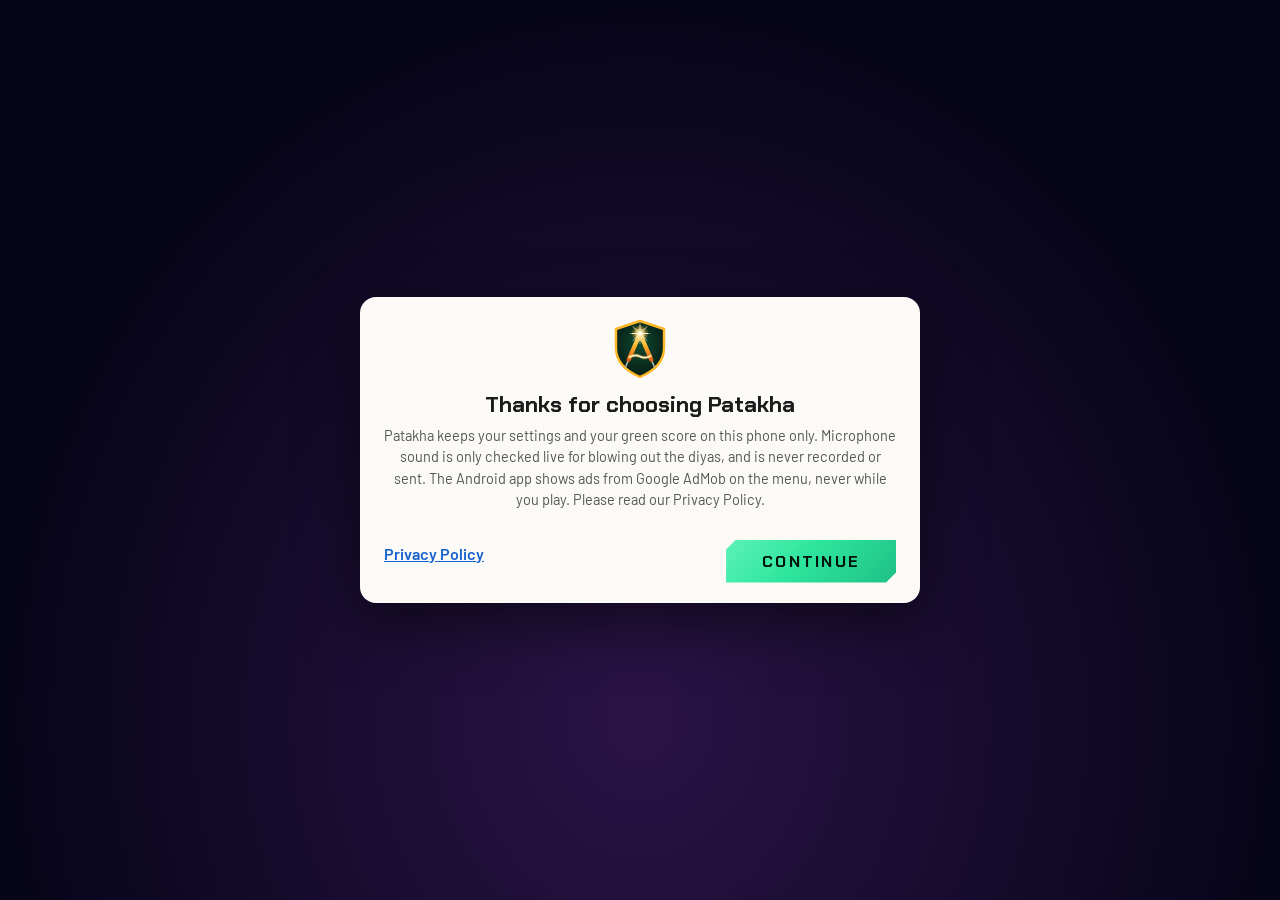
<file: index.html>
<!doctype html>
<html lang="en">
<head>
  <meta charset="utf-8" />
  <meta name="viewport" content="width=device-width, initial-scale=1, viewport-fit=cover, user-scalable=no" />
  <title>Patakha — Diwali Crackers Simulator · ARTIN Studios</title>
  <meta name="description" content="Patakha by ARTIN Studios: a 3D Diwali crackers game. Walk your mohalla, place anar, chakri, rockets, ladi and sutli bombs and light them with an agarbatti, with real sound, vibration and flashlight. All the dhamaka, none of the smoke." />
  <meta name="theme-color" content="#03100b" />
  <link rel="manifest" href="manifest.webmanifest" />
  <link rel="icon" href="icons/icon.svg" type="image/svg+xml" />
  <link rel="apple-touch-icon" href="icons/icon-192.png" />
  <meta name="mobile-web-app-capable" content="yes" />
  <meta name="apple-mobile-web-app-status-bar-style" content="black-translucent" />
  <meta property="og:title" content="Patakha — Diwali Crackers Simulator" />
  <meta property="og:description" content="Anar, chakri, rockets, ladi and bombs with real sound, vibration and flashlight. Pollution-free Diwali." />
  <link rel="preload" href="fonts/ChakraPetch-700.woff2" as="font" type="font/woff2" crossorigin />
  <link rel="modulepreload" href="js/vendor/three.module.min.js" />
  <link rel="stylesheet" href="css/fonts.css" />
  <link rel="stylesheet" href="css/app.css" />
</head>
<body>
  <svg width="0" height="0" style="position:absolute" aria-hidden="true">
    <defs>
      <linearGradient id="mk-coat" x1="0" y1="1" x2="0" y2="0"><stop offset="0" stop-color="#e2611c"/><stop offset=".6" stop-color="#ffb627"/><stop offset="1" stop-color="#ffe7a0"/></linearGradient>
      <radialGradient id="mk-glow" cx=".5" cy=".5" r=".5"><stop offset="0" stop-color="#fff6d8"/><stop offset=".35" stop-color="#ffd36b" stop-opacity=".8"/><stop offset="1" stop-color="#ffb627" stop-opacity="0"/></radialGradient>
      <radialGradient id="mk-bg" cx=".5" cy=".42" r=".7"><stop offset="0" stop-color="#0f4a33"/><stop offset="1" stop-color="#04150e"/></radialGradient>
      <symbol id="mark" viewBox="0 0 64 64">
        <path d="M32 4 L56 12 V31 C56 45 46 54 32 60 C18 54 8 45 8 31 V12 Z" fill="url(#mk-bg)"/>
        <path class="m-shield" pathLength="1" d="M32 4 L56 12 V31 C56 45 46 54 32 60 C18 54 8 45 8 31 V12 Z" fill="none" stroke="#ffb627" stroke-width="2.4" stroke-linejoin="round"/>
        <g class="m-a"><path d="M17.5 50 L20.74 42.56" stroke="#b9b2a6" stroke-width="1.6" stroke-linecap="round"/><path d="M20.74 42.56 L31 19" stroke="url(#mk-coat)" stroke-width="4.3" stroke-linecap="round"/><path d="M46.5 50 L43.26 42.56" stroke="#b9b2a6" stroke-width="1.6" stroke-linecap="round"/><path d="M43.26 42.56 L33 19" stroke="url(#mk-coat)" stroke-width="4.3" stroke-linecap="round"/></g>
        <g class="m-trail"><path pathLength="1" d="M21.5 40 Q27 37 32 39.5 T42.5 39" fill="none" stroke="#ffb627" stroke-width="3.6" stroke-linecap="round" opacity=".35"/><path pathLength="1" d="M21.5 40 Q27 37 32 39.5 T42.5 39" fill="none" stroke="#fff0c8" stroke-width="1.7" stroke-linecap="round"/></g>
        <g class="m-star"><circle cx="32" cy="16.5" r="8.80" fill="url(#mk-glow)"/><path d="M32.00 15.06 L32.00 8.50" stroke="#fff3c9" stroke-width="1" stroke-linecap="round"/><circle cx="32.00" cy="6.90" r=".55" fill="#ffd36b"/><path d="M32.55 15.17 L33.68 12.43" stroke="#fff3c9" stroke-width="0.7" stroke-linecap="round"/><path d="M33.02 15.48 L37.66 10.84" stroke="#fff3c9" stroke-width="1" stroke-linecap="round"/><circle cx="38.79" cy="9.71" r=".55" fill="#ffd36b"/><path d="M33.33 15.95 L36.07 14.82" stroke="#fff3c9" stroke-width="0.7" stroke-linecap="round"/><path d="M33.44 16.50 L40.00 16.50" stroke="#fff3c9" stroke-width="1" stroke-linecap="round"/><circle cx="41.60" cy="16.50" r=".55" fill="#ffd36b"/><path d="M33.33 17.05 L36.07 18.18" stroke="#fff3c9" stroke-width="0.7" stroke-linecap="round"/><path d="M33.02 17.52 L37.66 22.16" stroke="#fff3c9" stroke-width="1" stroke-linecap="round"/><circle cx="38.79" cy="23.29" r=".55" fill="#ffd36b"/><path d="M32.55 17.83 L33.68 20.57" stroke="#fff3c9" stroke-width="0.7" stroke-linecap="round"/><path d="M32.00 17.94 L32.00 24.50" stroke="#fff3c9" stroke-width="1" stroke-linecap="round"/><circle cx="32.00" cy="26.10" r=".55" fill="#ffd36b"/><path d="M31.45 17.83 L30.32 20.57" stroke="#fff3c9" stroke-width="0.7" stroke-linecap="round"/><path d="M30.98 17.52 L26.34 22.16" stroke="#fff3c9" stroke-width="1" stroke-linecap="round"/><circle cx="25.21" cy="23.29" r=".55" fill="#ffd36b"/><path d="M30.67 17.05 L27.93 18.18" stroke="#fff3c9" stroke-width="0.7" stroke-linecap="round"/><path d="M30.56 16.50 L24.00 16.50" stroke="#fff3c9" stroke-width="1" stroke-linecap="round"/><circle cx="22.40" cy="16.50" r=".55" fill="#ffd36b"/><path d="M30.67 15.95 L27.93 14.82" stroke="#fff3c9" stroke-width="0.7" stroke-linecap="round"/><path d="M30.98 15.48 L26.34 10.84" stroke="#fff3c9" stroke-width="1" stroke-linecap="round"/><circle cx="25.21" cy="9.71" r=".55" fill="#ffd36b"/><path d="M31.45 15.17 L30.32 12.43" stroke="#fff3c9" stroke-width="0.7" stroke-linecap="round"/><circle cx="32" cy="16.5" r="1.4" fill="#fff"/></g>
      </symbol>
      <symbol id="i-gear" viewBox="0 0 24 24"><path d="M12 8.5a3.5 3.5 0 1 0 0 7 3.5 3.5 0 0 0 0-7z" fill="none" stroke="currentColor" stroke-width="2"/><path d="M12 2v3M12 19v3M2 12h3M19 12h3M4.9 4.9l2.1 2.1M17 17l2.1 2.1M4.9 19.1L7 17M17 7l2.1-2.1" stroke="currentColor" stroke-width="2" stroke-linecap="square"/></symbol>
      <symbol id="i-torch" viewBox="0 0 24 24"><path d="M8 2h8v4l-2 4v12h-4V10L8 6z" fill="none" stroke="currentColor" stroke-width="2" stroke-linejoin="round"/><path d="M12 13v3" stroke="currentColor" stroke-width="2"/></symbol>
      <symbol id="i-diya" viewBox="0 0 24 24"><path d="M3 14c2 5 16 5 18 0z" fill="currentColor"/><path d="M12 3c-2 3-2.5 5-0 8 2.5-3 2-5 0-8z" fill="currentColor" opacity=".85"/><path d="M17 13l4-2" stroke="currentColor" stroke-width="2" stroke-linecap="round"/></symbol>
      <symbol id="i-lock" viewBox="0 0 24 24"><path d="M6 11h12v10H6z" fill="currentColor"/><path d="M8.5 11V8a3.5 3.5 0 0 1 7 0v3" fill="none" stroke="currentColor" stroke-width="2.2"/></symbol>
      <symbol id="i-close" viewBox="0 0 24 24"><path d="M6 6l12 12M18 6L6 18" stroke="currentColor" stroke-width="2.4" stroke-linecap="square"/></symbol>
      <symbol id="i-play" viewBox="0 0 24 24"><path d="M7 4l13 8-13 8z" fill="currentColor"/></symbol>
      <symbol id="i-leaf" viewBox="0 0 24 24"><path d="M4 20C4 9 11 4 21 4c0 10-5 17-16 16z" fill="none" stroke="currentColor" stroke-width="2"/><path d="M4 20L14 10" stroke="currentColor" stroke-width="2"/></symbol>
      <symbol id="i-mute" viewBox="0 0 24 24"><path d="M3 9h4l5-4v14l-5-4H3z" fill="currentColor"/><path d="M16 9l6 6M22 9l-6 6" stroke="currentColor" stroke-width="2.2" stroke-linecap="round"/></symbol>
      <symbol id="i-clear" viewBox="0 0 24 24"><path d="M14 3l7 7-9 9H5v-7z" fill="none" stroke="currentColor" stroke-width="2" stroke-linejoin="round"/><path d="M9.5 7.5l7 7M3 21h18" stroke="currentColor" stroke-width="2"/></symbol>
      <symbol id="i-show" viewBox="0 0 24 24"><path d="M12 2v5M12 17v5M2 12h5M17 12h5M5 5l3.5 3.5M15.5 15.5L19 19M19 5l-3.5 3.5M8.5 15.5L5 19" stroke="currentColor" stroke-width="2" stroke-linecap="round"/><circle cx="12" cy="12" r="2.2" fill="currentColor"/></symbol>
      <symbol id="i-stop" viewBox="0 0 24 24"><rect x="6" y="6" width="12" height="12" fill="currentColor"/></symbol>
      <symbol id="i-card" viewBox="0 0 24 24"><rect x="3" y="5" width="18" height="14" fill="none" stroke="currentColor" stroke-width="2"/><path d="M3 15l5-5 4 4 3-3 6 6" fill="none" stroke="currentColor" stroke-width="2"/><circle cx="16" cy="9" r="1.6" fill="currentColor"/></symbol>
      <symbol id="i-lighter" viewBox="0 0 24 24"><path d="M6 21L17 6" stroke="currentColor" stroke-width="2" stroke-linecap="round"/><circle cx="18" cy="5" r="2.4" fill="currentColor"/><path d="M19 1.5c1 1 1.5 2 .5 3" stroke="currentColor" stroke-width="1.2" fill="none"/></symbol>
      <symbol id="i-scene" viewBox="0 0 24 24"><path d="M2 19l6-9 4 5 3-4 7 8z" fill="currentColor"/><circle cx="17" cy="6" r="2" fill="currentColor"/></symbol>
      <symbol id="i-book" viewBox="0 0 24 24"><path d="M4 4h6a2 2 0 0 1 2 2v14a2 2 0 0 0-2-2H4zM20 4h-6a2 2 0 0 0-2 2v14a2 2 0 0 1 2-2h6z" fill="none" stroke="currentColor" stroke-width="2" stroke-linejoin="round"/></symbol>
      <symbol id="i-grid" viewBox="0 0 24 24"><path d="M4 4h7v7H4zM13 4h7v7h-7zM4 13h7v7H4zM13 13h7v7h-7z" fill="currentColor"/></symbol>
      <symbol id="i-info" viewBox="0 0 24 24"><circle cx="12" cy="12" r="9" fill="none" stroke="currentColor" stroke-width="2"/><path d="M12 11v6" stroke="currentColor" stroke-width="2.4"/><circle cx="12" cy="7.5" r="1.4" fill="currentColor"/></symbol>
      <symbol id="i-sound" viewBox="0 0 24 24"><path d="M3 9h4l5-4v14l-5-4H3z" fill="currentColor"/><path d="M16 8a5 5 0 0 1 0 8M18.5 5.5a8.5 8.5 0 0 1 0 13" fill="none" stroke="currentColor" stroke-width="2"/></symbol>
      <symbol id="i-vib" viewBox="0 0 24 24"><rect x="7" y="3" width="10" height="18" rx="1.5" fill="none" stroke="currentColor" stroke-width="2"/><path d="M3 8v8M21 8v8" stroke="currentColor" stroke-width="2"/></symbol>
    </defs>
  </svg>

  <!-- ============================== SPLASH ============================== -->
  <div class="splash" id="splash" aria-hidden="true">
    <svg class="splash-art" viewBox="0 0 1600 720" preserveAspectRatio="xMidYMid slice" aria-hidden="true">
      <defs><linearGradient id="sp-sky" x1="0" y1="0" x2="0" y2="1"><stop offset="0" stop-color="#14062e"/><stop offset=".55" stop-color="#5a1a4e"/><stop offset=".85" stop-color="#d2543a"/><stop offset="1" stop-color="#ff9a3c"/></linearGradient>
      <radialGradient id="sp-glow" cx=".5" cy=".5" r=".5"><stop offset="0" stop-color="#ffd36b"/><stop offset=".7" stop-color="#ff9a3c"/><stop offset="1" stop-color="#ff9a3c" stop-opacity="0"/></radialGradient></defs>
      <rect width="1600" height="720" fill="url(#sp-sky)"/>
      <path d="M0 200 C300 150 500 260 800 210 S1300 140 1600 220 L1600 260 C1300 190 1100 300 800 250 S300 200 0 250Z" fill="#7a2456" opacity=".55"/>
      <circle cx="800" cy="430" r="250" fill="url(#sp-glow)"/>
      <g class="sp-burst"><path d="M342 170L420 170" stroke="#53ff8f" stroke-width="4" stroke-linecap="round"/><circle cx="430" cy="170" r="5" fill="#fff6d8"/><path d="M338 188L408 222" stroke="#53ff8f" stroke-width="4" stroke-linecap="round"/><circle cx="417" cy="226" r="5" fill="#fff6d8"/><path d="M326 203L375 264" stroke="#53ff8f" stroke-width="4" stroke-linecap="round"/><circle cx="381" cy="272" r="5" fill="#fff6d8"/><path d="M309 211L327 287" stroke="#53ff8f" stroke-width="4" stroke-linecap="round"/><circle cx="329" cy="297" r="5" fill="#fff6d8"/><path d="M291 211L273 287" stroke="#53ff8f" stroke-width="4" stroke-linecap="round"/><circle cx="271" cy="297" r="5" fill="#fff6d8"/><path d="M274 203L225 264" stroke="#53ff8f" stroke-width="4" stroke-linecap="round"/><circle cx="219" cy="272" r="5" fill="#fff6d8"/><path d="M262 188L192 222" stroke="#53ff8f" stroke-width="4" stroke-linecap="round"/><circle cx="183" cy="226" r="5" fill="#fff6d8"/><path d="M258 170L180 170" stroke="#53ff8f" stroke-width="4" stroke-linecap="round"/><circle cx="170" cy="170" r="5" fill="#fff6d8"/><path d="M262 152L192 118" stroke="#53ff8f" stroke-width="4" stroke-linecap="round"/><circle cx="183" cy="114" r="5" fill="#fff6d8"/><path d="M274 137L225 76" stroke="#53ff8f" stroke-width="4" stroke-linecap="round"/><circle cx="219" cy="68" r="5" fill="#fff6d8"/><path d="M291 129L273 53" stroke="#53ff8f" stroke-width="4" stroke-linecap="round"/><circle cx="271" cy="43" r="5" fill="#fff6d8"/><path d="M309 129L327 53" stroke="#53ff8f" stroke-width="4" stroke-linecap="round"/><circle cx="329" cy="43" r="5" fill="#fff6d8"/><path d="M326 137L375 76" stroke="#53ff8f" stroke-width="4" stroke-linecap="round"/><circle cx="381" cy="68" r="5" fill="#fff6d8"/><path d="M338 152L408 118" stroke="#53ff8f" stroke-width="4" stroke-linecap="round"/><circle cx="417" cy="114" r="5" fill="#fff6d8"/></g><g class="sp-burst"><path d="M1329 150L1420 150" stroke="#ff5ec4" stroke-width="4" stroke-linecap="round"/><circle cx="1430" cy="150" r="5" fill="#fff6d8"/><path d="M1325 169L1409 204" stroke="#ff5ec4" stroke-width="4" stroke-linecap="round"/><circle cx="1419" cy="207" r="5" fill="#fff6d8"/><path d="M1315 185L1379 249" stroke="#ff5ec4" stroke-width="4" stroke-linecap="round"/><circle cx="1386" cy="256" r="5" fill="#fff6d8"/><path d="M1299 195L1334 279" stroke="#ff5ec4" stroke-width="4" stroke-linecap="round"/><circle cx="1337" cy="289" r="5" fill="#fff6d8"/><path d="M1280 199L1280 290" stroke="#ff5ec4" stroke-width="4" stroke-linecap="round"/><circle cx="1280" cy="300" r="5" fill="#fff6d8"/><path d="M1261 195L1226 279" stroke="#ff5ec4" stroke-width="4" stroke-linecap="round"/><circle cx="1223" cy="289" r="5" fill="#fff6d8"/><path d="M1245 185L1181 249" stroke="#ff5ec4" stroke-width="4" stroke-linecap="round"/><circle cx="1174" cy="256" r="5" fill="#fff6d8"/><path d="M1235 169L1151 204" stroke="#ff5ec4" stroke-width="4" stroke-linecap="round"/><circle cx="1141" cy="207" r="5" fill="#fff6d8"/><path d="M1231 150L1140 150" stroke="#ff5ec4" stroke-width="4" stroke-linecap="round"/><circle cx="1130" cy="150" r="5" fill="#fff6d8"/><path d="M1235 131L1151 96" stroke="#ff5ec4" stroke-width="4" stroke-linecap="round"/><circle cx="1141" cy="93" r="5" fill="#fff6d8"/><path d="M1245 115L1181 51" stroke="#ff5ec4" stroke-width="4" stroke-linecap="round"/><circle cx="1174" cy="44" r="5" fill="#fff6d8"/><path d="M1261 105L1226 21" stroke="#ff5ec4" stroke-width="4" stroke-linecap="round"/><circle cx="1223" cy="11" r="5" fill="#fff6d8"/><path d="M1280 101L1280 10" stroke="#ff5ec4" stroke-width="4" stroke-linecap="round"/><circle cx="1280" cy="0" r="5" fill="#fff6d8"/><path d="M1299 105L1334 21" stroke="#ff5ec4" stroke-width="4" stroke-linecap="round"/><circle cx="1337" cy="11" r="5" fill="#fff6d8"/><path d="M1315 115L1379 51" stroke="#ff5ec4" stroke-width="4" stroke-linecap="round"/><circle cx="1386" cy="44" r="5" fill="#fff6d8"/><path d="M1325 131L1409 96" stroke="#ff5ec4" stroke-width="4" stroke-linecap="round"/><circle cx="1419" cy="93" r="5" fill="#fff6d8"/></g><g class="sp-burst"><path d="M1078 300L1130 300" stroke="#ffd23f" stroke-width="4" stroke-linecap="round"/><circle cx="1140" cy="300" r="5" fill="#fff6d8"/><path d="M1074 314L1119 340" stroke="#ffd23f" stroke-width="4" stroke-linecap="round"/><circle cx="1128" cy="345" r="5" fill="#fff6d8"/><path d="M1064 324L1090 369" stroke="#ffd23f" stroke-width="4" stroke-linecap="round"/><circle cx="1095" cy="378" r="5" fill="#fff6d8"/><path d="M1050 328L1050 380" stroke="#ffd23f" stroke-width="4" stroke-linecap="round"/><circle cx="1050" cy="390" r="5" fill="#fff6d8"/><path d="M1036 324L1010 369" stroke="#ffd23f" stroke-width="4" stroke-linecap="round"/><circle cx="1005" cy="378" r="5" fill="#fff6d8"/><path d="M1026 314L981 340" stroke="#ffd23f" stroke-width="4" stroke-linecap="round"/><circle cx="972" cy="345" r="5" fill="#fff6d8"/><path d="M1022 300L970 300" stroke="#ffd23f" stroke-width="4" stroke-linecap="round"/><circle cx="960" cy="300" r="5" fill="#fff6d8"/><path d="M1026 286L981 260" stroke="#ffd23f" stroke-width="4" stroke-linecap="round"/><circle cx="972" cy="255" r="5" fill="#fff6d8"/><path d="M1036 276L1010 231" stroke="#ffd23f" stroke-width="4" stroke-linecap="round"/><circle cx="1005" cy="222" r="5" fill="#fff6d8"/><path d="M1050 272L1050 220" stroke="#ffd23f" stroke-width="4" stroke-linecap="round"/><circle cx="1050" cy="210" r="5" fill="#fff6d8"/><path d="M1064 276L1090 231" stroke="#ffd23f" stroke-width="4" stroke-linecap="round"/><circle cx="1095" cy="222" r="5" fill="#fff6d8"/><path d="M1074 286L1119 260" stroke="#ffd23f" stroke-width="4" stroke-linecap="round"/><circle cx="1128" cy="255" r="5" fill="#fff6d8"/></g><g class="sp-burst"><path d="M544 330L590 330" stroke="#5aa9ff" stroke-width="4" stroke-linecap="round"/><circle cx="600" cy="330" r="5" fill="#fff6d8"/><path d="M540 344L577 371" stroke="#5aa9ff" stroke-width="4" stroke-linecap="round"/><circle cx="585" cy="377" r="5" fill="#fff6d8"/><path d="M528 353L542 397" stroke="#5aa9ff" stroke-width="4" stroke-linecap="round"/><circle cx="545" cy="406" r="5" fill="#fff6d8"/><path d="M512 353L498 397" stroke="#5aa9ff" stroke-width="4" stroke-linecap="round"/><circle cx="495" cy="406" r="5" fill="#fff6d8"/><path d="M500 344L463 371" stroke="#5aa9ff" stroke-width="4" stroke-linecap="round"/><circle cx="455" cy="377" r="5" fill="#fff6d8"/><path d="M496 330L450 330" stroke="#5aa9ff" stroke-width="4" stroke-linecap="round"/><circle cx="440" cy="330" r="5" fill="#fff6d8"/><path d="M500 316L463 289" stroke="#5aa9ff" stroke-width="4" stroke-linecap="round"/><circle cx="455" cy="283" r="5" fill="#fff6d8"/><path d="M512 307L498 263" stroke="#5aa9ff" stroke-width="4" stroke-linecap="round"/><circle cx="495" cy="254" r="5" fill="#fff6d8"/><path d="M528 307L542 263" stroke="#5aa9ff" stroke-width="4" stroke-linecap="round"/><circle cx="545" cy="254" r="5" fill="#fff6d8"/><path d="M540 316L577 289" stroke="#5aa9ff" stroke-width="4" stroke-linecap="round"/><circle cx="585" cy="283" r="5" fill="#fff6d8"/></g>
      <path d="M300 170 Q320 400 330 600" stroke="#ffb347" stroke-width="3" fill="none" opacity=".5"/>
      <path d="M0 720L0 520L0 449L10 449L10 435L22 435L22 449L79 449L79 415L109 415L109 449L131 449L131 439L141 439L141 425L153 425L153 439L227 439L227 476L237 476L237 462L249 462L249 476L329 476L329 457L339 457L339 443L351 443L351 457L421 457L421 423L451 423L451 457L483 457L483 483L493 483L493 469L505 469L505 483L570 483L570 449L600 449L600 483L628 483L628 500L638 500L638 486L650 486L650 500L689 500L689 466L719 466L719 500L729 500L729 500L759 500L789 380L809 300L824 250L829 220L834 250L849 300L869 380L899 500L929 500L929 510L939 510L939 496L951 496L951 510L1047 510L1047 503L1057 503L1057 489L1069 489L1069 503L1144 503L1144 458L1154 458L1154 444L1166 444L1166 458L1202 458L1202 424L1232 424L1232 458L1240 458L1240 467L1250 467L1250 453L1262 453L1262 467L1304 467L1304 433L1334 433L1334 467L1347 467L1347 445L1357 445L1357 431L1369 431L1369 445L1506 445L1506 534L1516 534L1516 520L1528 520L1528 534L1667 534L1600 720Z" fill="#0b0414"/>
      <circle cx="20" cy="560" r="5" fill="#ff4b4b"/><circle cx="60" cy="567" r="5" fill="#ffd23f"/><circle cx="100" cy="572" r="5" fill="#53ff8f"/><circle cx="140" cy="574" r="5" fill="#5aa9ff"/><circle cx="180" cy="573" r="5" fill="#ff5ec4"/><circle cx="220" cy="568" r="5" fill="#ff4b4b"/><circle cx="260" cy="562" r="5" fill="#ffd23f"/><circle cx="300" cy="555" r="5" fill="#53ff8f"/><circle cx="340" cy="549" r="5" fill="#5aa9ff"/><circle cx="380" cy="546" r="5" fill="#ff5ec4"/><circle cx="420" cy="547" r="5" fill="#ff4b4b"/><circle cx="460" cy="550" r="5" fill="#ffd23f"/><circle cx="500" cy="556" r="5" fill="#53ff8f"/><circle cx="540" cy="563" r="5" fill="#5aa9ff"/><circle cx="580" cy="569" r="5" fill="#ff5ec4"/><circle cx="620" cy="573" r="5" fill="#ff4b4b"/><circle cx="660" cy="574" r="5" fill="#ffd23f"/><circle cx="700" cy="571" r="5" fill="#53ff8f"/><circle cx="740" cy="566" r="5" fill="#5aa9ff"/><circle cx="780" cy="559" r="5" fill="#ff5ec4"/><circle cx="820" cy="552" r="5" fill="#ff4b4b"/><circle cx="860" cy="548" r="5" fill="#ffd23f"/><circle cx="900" cy="546" r="5" fill="#53ff8f"/><circle cx="940" cy="548" r="5" fill="#5aa9ff"/><circle cx="980" cy="552" r="5" fill="#ff5ec4"/><circle cx="1020" cy="559" r="5" fill="#ff4b4b"/><circle cx="1060" cy="566" r="5" fill="#ffd23f"/><circle cx="1100" cy="571" r="5" fill="#53ff8f"/><circle cx="1140" cy="574" r="5" fill="#5aa9ff"/><circle cx="1180" cy="573" r="5" fill="#ff5ec4"/><circle cx="1220" cy="569" r="5" fill="#ff4b4b"/><circle cx="1260" cy="563" r="5" fill="#ffd23f"/><circle cx="1300" cy="556" r="5" fill="#53ff8f"/><circle cx="1340" cy="550" r="5" fill="#5aa9ff"/><circle cx="1380" cy="547" r="5" fill="#ff5ec4"/><circle cx="1420" cy="546" r="5" fill="#ff4b4b"/><circle cx="1460" cy="549" r="5" fill="#ffd23f"/><circle cx="1500" cy="555" r="5" fill="#53ff8f"/><circle cx="1540" cy="562" r="5" fill="#5aa9ff"/><circle cx="1580" cy="568" r="5" fill="#ff5ec4"/>
      <g fill="#0b0414"><path d="M330 720 L330 600 L345 560 L370 560 L385 600 L385 720Z"/><circle cx="357" cy="540" r="24"/><path d="M380 590 L430 545 L438 553 L392 600Z"/></g>
      <g class="sp-spark"><circle cx="440" cy="540" r="10" fill="#fff6d8"/><g stroke="#ffd36b" stroke-width="3" stroke-linecap="round"><path d="M440 540l26-18"/><path d="M440 540l30 6"/><path d="M440 540l8-30"/><path d="M440 540l-18-22"/><path d="M440 540l18 26"/><path d="M440 540l-24 4"/></g></g>
      <g fill="#ffb347"><path d="M1180 690c10 14 50 14 60 0z"/><path d="M1210 676c-6 8-6 12 0 16 6-4 6-8 0-16z" fill="#ffe08a"/><path d="M1300 690c10 14 50 14 60 0z"/><path d="M1330 676c-6 8-6 12 0 16 6-4 6-8 0-16z" fill="#ffe08a"/></g>
    </svg>
    <div class="splash-in">
      <svg class="splash-mark"><use href="#mark"/></svg>
      <div class="splash-game">PATAKHA</div>
      <div class="splash-hi">पटाखा</div>
      <div class="splash-tag"><svg><use href="#i-leaf"/></svg> Green Diwali · Zero smoke</div>
      <div class="splash-studio">by ARTIN <span>Studios</span></div>
    </div>
  </div>

  <!-- ============================== GAME ============================== -->
  <main class="stage" id="stage" aria-label="Diwali night in 3D. Walk with the joystick, drag to look, place and light crackers.">
    <canvas id="game"></canvas>
    <div class="touch" id="touch"></div>
  </main>

  <div class="game-hud" id="hud" hidden>
    <div class="hud-tl">
      <button class="icon-btn cut" id="btnMenu" aria-label="Menu: change map"><svg><use href="#i-grid"/></svg></button>
      <button class="eco cut" id="btnImpact" aria-label="Your green impact: CO₂ and smoke saved">
        <span class="ring"><svg viewBox="0 0 36 36" aria-hidden="true"><circle cx="18" cy="18" r="15" fill="none" stroke="rgba(255,255,255,0.12)" stroke-width="3.5"/><circle id="ecoArc" cx="18" cy="18" r="15" fill="none" stroke="#2ee59d" stroke-width="3.5" stroke-linecap="round" stroke-dasharray="94.25" stroke-dashoffset="94.25"/></svg><svg class="leaf" aria-hidden="true"><use href="#i-leaf"/></svg></span>
        <span><b id="co2Count">0 g</b><small><span id="litCount">0</span> lit · CO₂ saved</small></span>
      </button>
    </div>
    <div class="hud-tr">
      <button class="icon-btn cut" id="btnMute" aria-label="Mute all sound" aria-pressed="false"><svg><use href="#i-sound"/></svg></button>
      <button class="icon-btn cut" id="btnDiya" aria-label="Blow out the diyas (microphone)" aria-pressed="false"><svg><use href="#i-diya"/></svg></button>
      <button class="icon-btn cut" id="btnShow" aria-label="Wait and watch: an automatic show" aria-pressed="false"><svg><use href="#i-show"/></svg></button>
      <button class="icon-btn cut" id="btnCard" aria-label="Diwali greeting card"><svg><use href="#i-card"/></svg></button>
      <button class="icon-btn cut" id="btnClear" aria-label="Clear: stop everything"><svg><use href="#i-clear"/></svg></button>
      <button class="icon-btn cut" id="btnSettings" aria-label="Settings"><svg><use href="#i-gear"/></svg></button>
    </div>

    <button class="show-pill" id="showPill" hidden><svg><use href="#i-show"/></svg> Show · <b id="showTime">1:00</b> · <span>Stop</span></button>
    <div class="cross" id="cross" aria-hidden="true"><i></i></div>
    <div class="target" id="target" hidden></div>

    <div class="hud-bl">
      <button class="round-btn" id="btnLighter" aria-label="Lighter" aria-pressed="false"><svg><use href="#i-lighter"/></svg><span>Lighter</span></button>
      <button class="round-btn" id="btnTorch" aria-label="Flashlight" aria-pressed="false"><svg><use href="#i-torch"/></svg><span>Torch</span></button>
    </div>
    <div class="joy" id="joy" aria-hidden="true"><b class="ar u"></b><b class="ar d"></b><b class="ar l"></b><b class="ar r"></b><i></i></div>

    <div class="hud-br">
      <button class="act" id="btnAct" aria-label="Place"><svg><use href="#i-play"/></svg><b>Place</b></button>
      <div class="cur" >
        <button class="cur-cr cut" id="btnCur" aria-label="Change the cracker"><svg class="art" viewBox="0 0 48 48" id="curArt"></svg><span><b id="curName">Anar</b><small id="curVar"></small></span></button>
        <button class="icon-btn cut shop-btn" id="btnShop" aria-label="Cracker shop"><svg><use href="#i-grid"/></svg><span>Shop</span></button>
      </div>
    </div>
    <nav class="tray" id="tray" aria-label="Crackers" hidden></nav>
    <div class="variant-bar" id="variantBar" hidden aria-label="Cracker variants"></div>
  </div>

  <div class="mic-pill cut" id="micPill" hidden>
    <span id="micText">Blow on the mic to put out the diyas near you</span>
    <i class="meter"><i id="micLevel"></i></i>
  </div>
  <div class="hint" id="hint"></div>
  <div class="fps mono" id="fps" hidden></div>

  <!-- ============================== HOME: MAP SELECT ============================== -->
  <div class="home" id="home" hidden>
    <div class="home-in">
      <div class="home-head">
        <svg class="home-mark"><use href="#mark"/></svg>
        <div><b>PATAKHA</b><small>Green Diwali · हरित दीपावली</small></div>
        <div class="home-btns">
          <button class="icon-btn cut" id="homeImpact" aria-label="Your green impact"><svg><use href="#i-leaf"/></svg></button>
          <button class="icon-btn cut" id="btnAbout" aria-label="About Diwali"><svg><use href="#i-book"/></svg></button>
          <button class="icon-btn cut" id="homeSettings" aria-label="Settings"><svg><use href="#i-gear"/></svg></button>
        </div>
      </div>
      <h2>Select map</h2>
      <div class="maps" id="maps"></div>
      <div class="home-foot">
        <p class="home-tip" id="homeTip"><svg><use href="#i-leaf"/></svg> Every cracker you light here is one real cracker that never goes up in smoke.</p>
        <button class="btn-primary cut start" id="btnStart"><svg><use href="#i-play"/></svg> START</button>
      </div>
    </div>
  </div>

  <div class="rotate" id="rotate" hidden>
    <svg viewBox="0 0 64 64" aria-hidden="true"><rect x="20" y="8" width="24" height="44" rx="4" fill="none" stroke="currentColor" stroke-width="3"/><path d="M8 40a24 24 0 0 0 24 18" fill="none" stroke="currentColor" stroke-width="3"/><path d="M28 54l4 4-4 4" fill="none" stroke="currentColor" stroke-width="3"/></svg>
    <b>Turn your phone sideways</b><span>Patakha plays in landscape.</span>
  </div>


  <!-- ============================== FIRST RUN: TUTORIAL, REWARD, CONSENT ============================== -->
  <div class="tut" id="tut" hidden>
    <div class="tut-shade" id="tutShade"></div>
    <div class="tut-ring" id="tutRing" hidden></div>
    <div class="tut-text" id="tutText"></div>
    <svg class="tut-hand" id="tutHand" viewBox="0 0 64 64" aria-hidden="true"><path d="M24 30V10a5 5 0 0 1 10 0v16l3-1a5 5 0 0 1 6 3l1 1a5 5 0 0 1 7 3v2a5 5 0 0 1 6 4v8c0 10-7 16-16 16h-4c-6 0-10-3-13-8l-9-15a5 5 0 0 1 8-5z" fill="#fff" stroke="#07120d" stroke-width="2.5" stroke-linejoin="round"/></svg>
    <button class="tut-skip" id="tutSkip">Skip</button>
  </div>

  <div class="reward-wrap" id="reward" hidden>
    <div class="reward cut" role="dialog" aria-labelledby="rewTitle">
      <div class="reward-art"><svg><use href="#mark"/></svg></div>
      <div class="reward-body">
        <h3 id="rewTitle">Shubh Deepavali!</h3>
        <p id="rewText">You lit your first cracker, and kept the air clean doing it.</p>
        <div class="reward-items" id="rewItems"></div>
        <button class="btn-gold" id="rewGo">Continue</button>
      </div>
    </div>
  </div>

  <div class="consent" id="consent" hidden>
    <div class="consent-card">
      <svg class="consent-mark"><use href="#mark"/></svg>
      <h3>Thanks for choosing Patakha</h3>
      <p>Patakha keeps your settings and your green score on this phone only. Microphone sound is only checked live for blowing out the diyas, and is never recorded or sent. The Android app shows ads from Google AdMob on the menu, never while you play. Please read our Privacy Policy.</p>
      <div class="consent-foot"><a href="privacy.html" id="lnkPrivacy2">Privacy Policy</a><button class="btn-primary cut" id="consentGo">Continue</button></div>
    </div>
  </div>


  <!-- ============================== WAIT AND WATCH ============================== -->
  <div class="sheet-wrap" id="watch" hidden>
    <div class="sheet cut" role="dialog" aria-labelledby="watchTitle">
      <div class="sheet-head"><h3 id="watchTitle">Wait &amp; watch</h3><button class="icon-btn sm cut" data-close aria-label="Close"><svg><use href="#i-close"/></svg></button></div>
      <p class="lead">Sit back and enjoy. Crackers are set up and lit around you on their own, with a finale at the end. Every one still counts as CO₂ saved.</p>
      <div class="watch-opts">
        <button class="watch-opt" data-min="1"><b>1</b><span>minute</span></button>
        <button class="watch-opt" data-min="2"><b>2</b><span>minutes</span></button>
        <button class="watch-opt" data-min="5"><b>5</b><span>minutes</span></button>
      </div>
      <p class="note">Tap the show timer at the top to stop it at any time.</p>
    </div>
  </div>

  <!-- ============================== PRIVACY (in-app) ============================== -->
  <div class="sheet-wrap" id="privacy" hidden>
    <div class="sheet cut privacy-sheet" role="dialog" aria-labelledby="privTitle">
      <div class="sheet-head"><button class="back-btn" data-close aria-label="Back"><svg viewBox="0 0 24 24"><path d="M15 5l-7 7 7 7" fill="none" stroke="currentColor" stroke-width="2.6" stroke-linecap="round" stroke-linejoin="round"/></svg> Back</button><h3 id="privTitle">Privacy</h3><span></span></div>
      <div class="privacy-body" id="privBody"></div>
    </div>
  </div>

  <!-- ============================== SETTINGS ============================== -->
  <div class="sheet-wrap" id="settings" hidden>
    <div class="sheet cut" role="dialog" aria-labelledby="setTitle">
      <div class="sheet-head"><h3 id="setTitle">Settings</h3><button class="icon-btn sm cut" data-close aria-label="Close"><svg><use href="#i-close"/></svg></button></div>
      <div class="tabs" id="setTabs" role="tablist">
        <button role="tab" data-tab="graphic" aria-selected="true">Graphic</button>
        <button role="tab" data-tab="sound" aria-selected="false">Sound</button>
        <button role="tab" data-tab="controls" aria-selected="false">Controls</button>
        <button role="tab" data-tab="more" aria-selected="false">More</button>
      </div>
      <div class="tab" data-tab="graphic">
        <div class="rows">
          <div class="row"><span>Quality <small>Lower it if the game feels slow</small></span><div class="seg sm" id="optQuality"><button data-v="low">Low</button><button data-v="medium">Medium</button><button data-v="high">High</button></div></div>
          <label class="row"><span>Screen shake</span><input type="checkbox" class="sw" id="optShake" /></label>
          <label class="row"><span>Head bob while walking</span><input type="checkbox" class="sw" id="optBob" /></label>
          <label class="row"><span>Neighbourhood fireworks</span><input type="checkbox" class="sw" id="optAmbient" /></label>
          <label class="row"><span>Show FPS</span><input type="checkbox" class="sw" id="optFps" /></label>
        </div>
      </div>
      <div class="tab" data-tab="sound" hidden>
        <div class="rows">
          <label class="row"><span>Volume</span><input type="range" id="optVol" min="0" max="1" step="0.05" /></label>
          <label class="row"><span>Vibration</span><input type="checkbox" class="sw" id="optVib" /></label>
          <label class="row"><span>Vibration strength</span><input type="range" id="optVibK" min="0.4" max="1.6" step="0.1" /></label>
          <label class="row"><span>Phone flashlight bursts <small>The real LED flashes with big blasts</small></span><input type="checkbox" class="sw" id="optTorch" /></label>
          <label class="row"><span>Blow sensitivity</span><input type="range" id="optMic" min="0" max="1" step="0.05" /></label>
        </div>
        <p class="note" id="torchNote"></p>
      </div>
      <div class="tab" data-tab="controls" hidden>
        <div class="rows">
          <label class="row"><span>Look sensitivity</span><input type="range" id="optLook" min="0.3" max="2" step="0.05" /></label>
          <label class="row"><span>Invert look up/down</span><input type="checkbox" class="sw" id="optInvert" /></label>
          <div class="row"><span>Lighter</span><div class="seg sm" id="optLighter"><button data-v="agarbatti">Agarbatti</button><button data-v="candle">Candle</button><button data-v="phuljhadi">Phuljhadi</button></div></div>
          <label class="row"><span>Easy aim <small>Light the nearest cracker in front of you without exact aiming</small></span><input type="checkbox" class="sw" id="optEasy" /></label>
          <label class="row"><span>Shake phone to light <small>Lights the cracker you are looking at</small></span><input type="checkbox" class="sw" id="optShakeLight" /></label>
        </div>
        <button class="btn-ghost cut wide" id="btnTutorial">Replay the tutorial</button>
        <p class="note">Desktop: <b>WASD</b> walk · drag to look · <b>Shift</b> run · <b>E</b> action · <b>F</b> torch · <b>L</b> lighter · <b>1–9</b> crackers · <b>M</b> mute · <b>C</b> clear</p>
      </div>
      <div class="tab" data-tab="more" hidden>
        <section class="shop" id="shop" hidden>
          <h4>Unlock everything</h4>
          <div class="products" id="products"></div>
          <div class="shop-foot"><button class="btn-ghost cut" id="btnRestore">Restore purchases</button><button class="btn-ghost cut" id="btnPrivacyOpts" hidden>Ad privacy options</button></div>
          <p class="note" id="shopNote"></p>
          <p class="note mono" id="adStatus" hidden></p>
        </section>
        <section class="green">
          <h4><svg><use href="#i-leaf"/></svg> A green and safe Diwali</h4>
          <p>If you do burst real crackers tonight:</p>
          <ul>
            <li>Prefer green crackers, and follow your city's rules on timings.</li>
            <li>Keep a bucket of water or sand nearby and wear cotton clothes.</li>
            <li>Light at arm's length, then walk away. Never relight a dud.</li>
            <li>Never hold a cracker that bursts, and keep children supervised.</li>
            <li>Think of pets, older people and patients nearby.</li>
          </ul>
        </section>
        <div class="about">
          <svg class="about-mark"><use href="#mark"/></svg>
          <div>
            <b>Patakha</b> <span class="mono" id="verLine">v0.8.0</span><br/>
            <span class="muted">by ARTIN Studios · <a href="privacy.html" id="lnkPrivacy">Privacy</a> · <a href="mailto:artinstudios.official@gmail.com">Contact</a></span>
          </div>
        </div>
      </div>
    </div>
  </div>

  <!-- ============================== UNLOCK ============================== -->
  <div class="sheet-wrap" id="unlock" hidden>
    <div class="sheet cut unlock" role="dialog" aria-labelledby="unTitle">
      <div class="sheet-head"><h3 id="unTitle">Unlock</h3><button class="icon-btn sm cut" data-close aria-label="Close"><svg><use href="#i-close"/></svg></button></div>
      <div class="un-art" id="unArt"></div>
      <p class="lead" id="unBlurb"></p>
      <button class="btn-primary cut" id="btnWatch"><svg><use href="#i-play"/></svg> <span>Watch a short video · free for 24 h</span></button>
      <button class="btn-ghost cut wide" id="btnBuyAll"></button>
      <p class="note" id="unNote"></p>
    </div>
  </div>

  <!-- ============================== GREETING CARD ============================== -->
  <div class="sheet-wrap" id="card" hidden>
    <div class="sheet cut" role="dialog" aria-labelledby="cardTitle">
      <div class="sheet-head"><h3 id="cardTitle">Greeting card</h3><button class="icon-btn sm cut" data-close aria-label="Close"><svg><use href="#i-close"/></svg></button></div>
      <div class="card-styles" id="cardStyles"></div>
      <div class="card-styles msgs" id="cardMsgs"></div>
      <canvas class="card-preview" id="cardCanvas" width="1080" height="1350"></canvas>
      <label class="row card-name"><span>To</span><input type="text" id="cardTo" maxlength="28" placeholder="Their name (optional)" autocomplete="off" /></label>
      <label class="row card-name"><span>From</span><input type="text" id="cardName" maxlength="28" placeholder="Your name (optional)" autocomplete="off" /></label>
      <button class="btn-primary cut" id="btnCardShare"><svg><use href="#i-card"/></svg> <span>Share card</span></button>
      <p class="note">The card is made on your phone from the sky you just lit. Names are only drawn on the image and aren't stored or sent anywhere.</p>
    </div>
  </div>

  <!-- ============================== GREEN IMPACT ============================== -->
  <div class="sheet-wrap" id="impact" hidden>
    <div class="sheet cut" role="dialog" aria-labelledby="impTitle">
      <div class="sheet-head"><h3 id="impTitle">Your green Diwali</h3><button class="icon-btn sm cut" data-close aria-label="Close"><svg><use href="#i-close"/></svg></button></div>
      <div class="seg" id="impSeg"><button aria-pressed="true" data-k="tonight">Tonight</button><button aria-pressed="false" data-k="total">All time</button></div>
      <div class="impact-hero" id="impHero"></div>
      <div class="equiv" id="impEquiv"></div>
      <h4>Green badges</h4>
      <div class="badges" id="impBadges"></div>
      <div class="impact-notes" id="impNotes"></div>
      <button class="btn-primary cut" id="btnShareImpact"><svg><use href="#i-leaf"/></svg> <span>Share my Green Diwali</span></button>
      <p class="note">How we count: the smoke and PM2.5 figures for snake tablets, 1000-wala ladis, phuljhadis, chakris and anars were measured in a 2016 study by the Chest Research Foundation and the University of Pune. Figures for other crackers, CO₂ (about 1 g per gram of powder and paper burnt) and noise are our rough estimates, for awareness rather than science.</p>
    </div>
  </div>

  <!-- ============================== ABOUT DIWALI ============================== -->
  <div class="sheet-wrap" id="about" hidden>
    <div class="sheet cut about-diwali" role="dialog" aria-labelledby="aboutTitle">
      <div class="sheet-head"><h3 id="aboutTitle">About Diwali <span lang="hi">· दीपावली</span></h3><button class="icon-btn sm cut" data-close aria-label="Close"><svg><use href="#i-close"/></svg></button></div>
      <div class="countdown" id="diwaliCountdown"></div>
      <p class="lead"><b>Diwali</b>, or <b>Deepavali</b> ("a row of lamps"), is the festival of lights, celebrated by Hindus, Jains, Sikhs and Buddhists in India and around the world. It celebrates the victory of light over darkness, good over evil and knowledge over ignorance.</p>
      <details open><summary>Why is it celebrated?</summary>
        <ul>
          <li><b>Lord Rama comes home.</b> In the Ramayana, Rama returns to Ayodhya with Sita and Lakshmana after 14 years of exile and the defeat of Ravana. The people light rows of diyas to welcome them.</li>
          <li><b>Goddess Lakshmi.</b> Families pray to Lakshmi, goddess of wealth and well-being, and Lord Ganesha, and keep their homes clean and bright to welcome her.</li>
          <li><b>Lord Krishna and Narakasura.</b> In many parts of India, especially the south, the festival marks Krishna's victory over the demon Narakasura.</li>
          <li><b>Kali Puja.</b> In West Bengal, Odisha and Assam, the same night is devoted to Goddess Kali.</li>
          <li><b>Jains</b> mark the nirvana of Lord Mahavira, and <b>Sikhs</b> celebrate Bandi Chhor Divas, when Guru Hargobind was freed from prison.</li>
          <li>For many traders it is also the start of a new financial year, with new account books (bahi-khata).</li>
        </ul>
      </details>
      <details><summary>When is it, and which calendar?</summary>
        <p>Diwali follows the Hindu <b>lunisolar calendar</b>. Lakshmi Puja falls on <b>Amavasya</b>, the new-moon night, of the month of <b>Kartik</b>. (In the amanta calendar used in the south and west, the same night ends the month of Ashvin.) That is why it moves around in the Gregorian calendar, landing between mid-October and mid-November, and why the night sky in this app has no moon.</p>
        <p>It is a five-day festival. In 2026:</p>
        <table class="days">
          <tr><td>Fri 6 Nov</td><td><b>Dhanteras</b>: buying gold, silver or new utensils for good fortune</td></tr>
          <tr><td>Sat 7 Nov</td><td><b>Naraka Chaturdashi</b> (Choti Diwali): early bath, first lamps</td></tr>
          <tr><td>Sun 8 Nov</td><td><b>Lakshmi Puja</b>: the main night of Diwali</td></tr>
          <tr><td>Mon 9 Nov</td><td><b>Govardhan Puja</b> (Annakut); in Gujarat, the new year</td></tr>
          <tr><td>Tue 10 Nov</td><td><b>Bhai Dooj</b>: sisters pray for their brothers</td></tr>
        </table>
        <p class="note">Main Diwali night in the coming years: 29 Oct 2027 · 17 Oct 2028 · 5 Nov 2029 · 26 Oct 2030. Exact dates and puja times vary a little by region and panchang.</p>
      </details>
      <details><summary>How it's celebrated</summary>
        <ul>
          <li>Cleaning and decorating the home, with rangoli at the door and toran of marigold and mango leaves.</li>
          <li>Lighting diyas and kandils (lanterns), and the evening Lakshmi–Ganesh puja.</li>
          <li>Sweets and gifts for family, friends and neighbours, such as laddoo, kaju katli and soan papdi.</li>
          <li>New clothes, family get-togethers, and visits to elders for blessings.</li>
        </ul>
      </details>
      <details><summary>Why it's good for us</summary>
        <ul>
          <li><b>Family and community:</b> it brings families home and neighbours together across faiths.</li>
          <li><b>A fresh start:</b> the cleaning, repairs and new account books give the whole year a reset.</li>
          <li><b>Livelihoods:</b> potters who make diyas, florists, sweet-makers and small traders earn much of their year's income in this season.</li>
          <li><b>Kindness:</b> sharing sweets and helping those in need are part of the festival.</li>
          <li><b>Hope:</b> lighting a lamp against the darkest night of the month is a reminder that light always returns.</li>
        </ul>
      </details>
      <details><summary>A green Diwali</summary>
        <p>Firecrackers became part of Diwali only in recent centuries. Their smoke adds to the worst air of the year in many Indian cities in late autumn, and their noise hurts babies, older people, patients and animals. Diyas, rangoli, lanterns, sweets and family time are the heart of the festival, and they don't pollute at all. If you do burst crackers, choose certified green crackers, follow local timings and keep water nearby.</p>
      </details>
    </div>
  </div>

  <!-- ============================== CRACKER BOX ============================== -->
  <div class="sheet-wrap" id="box" hidden>
    <div class="sheet cut wide-sheet" role="dialog" aria-labelledby="boxTitle">
      <div class="sheet-head"><h3 id="boxTitle">Cracker box</h3><button class="icon-btn sm cut" data-close aria-label="Close"><svg><use href="#i-close"/></svg></button></div>
      <div id="boxList"></div>
    </div>
  </div>

  <!-- ============================== FIELD MANUAL ============================== -->
  <div class="sheet-wrap" id="manual" hidden>
    <div class="sheet cut" role="dialog" aria-labelledby="manTitle">
      <div class="sheet-head"><h3 id="manTitle">Cracker</h3><button class="icon-btn sm cut" data-close aria-label="Close"><svg><use href="#i-close"/></svg></button></div>
      <div id="manBody"></div>
      <button class="btn-primary cut" id="btnManPick"><svg><use href="#i-play"/></svg> <span>Use this cracker</span></button>
    </div>
  </div>

  <div class="milestone" id="milestone" role="status" aria-live="polite"><i></i><b></b><span></span></div>
  <div class="toast" id="toast" role="status" aria-live="polite"></div>

  <script type="module" src="js/app.js"></script>
</body>
</html>
</file>
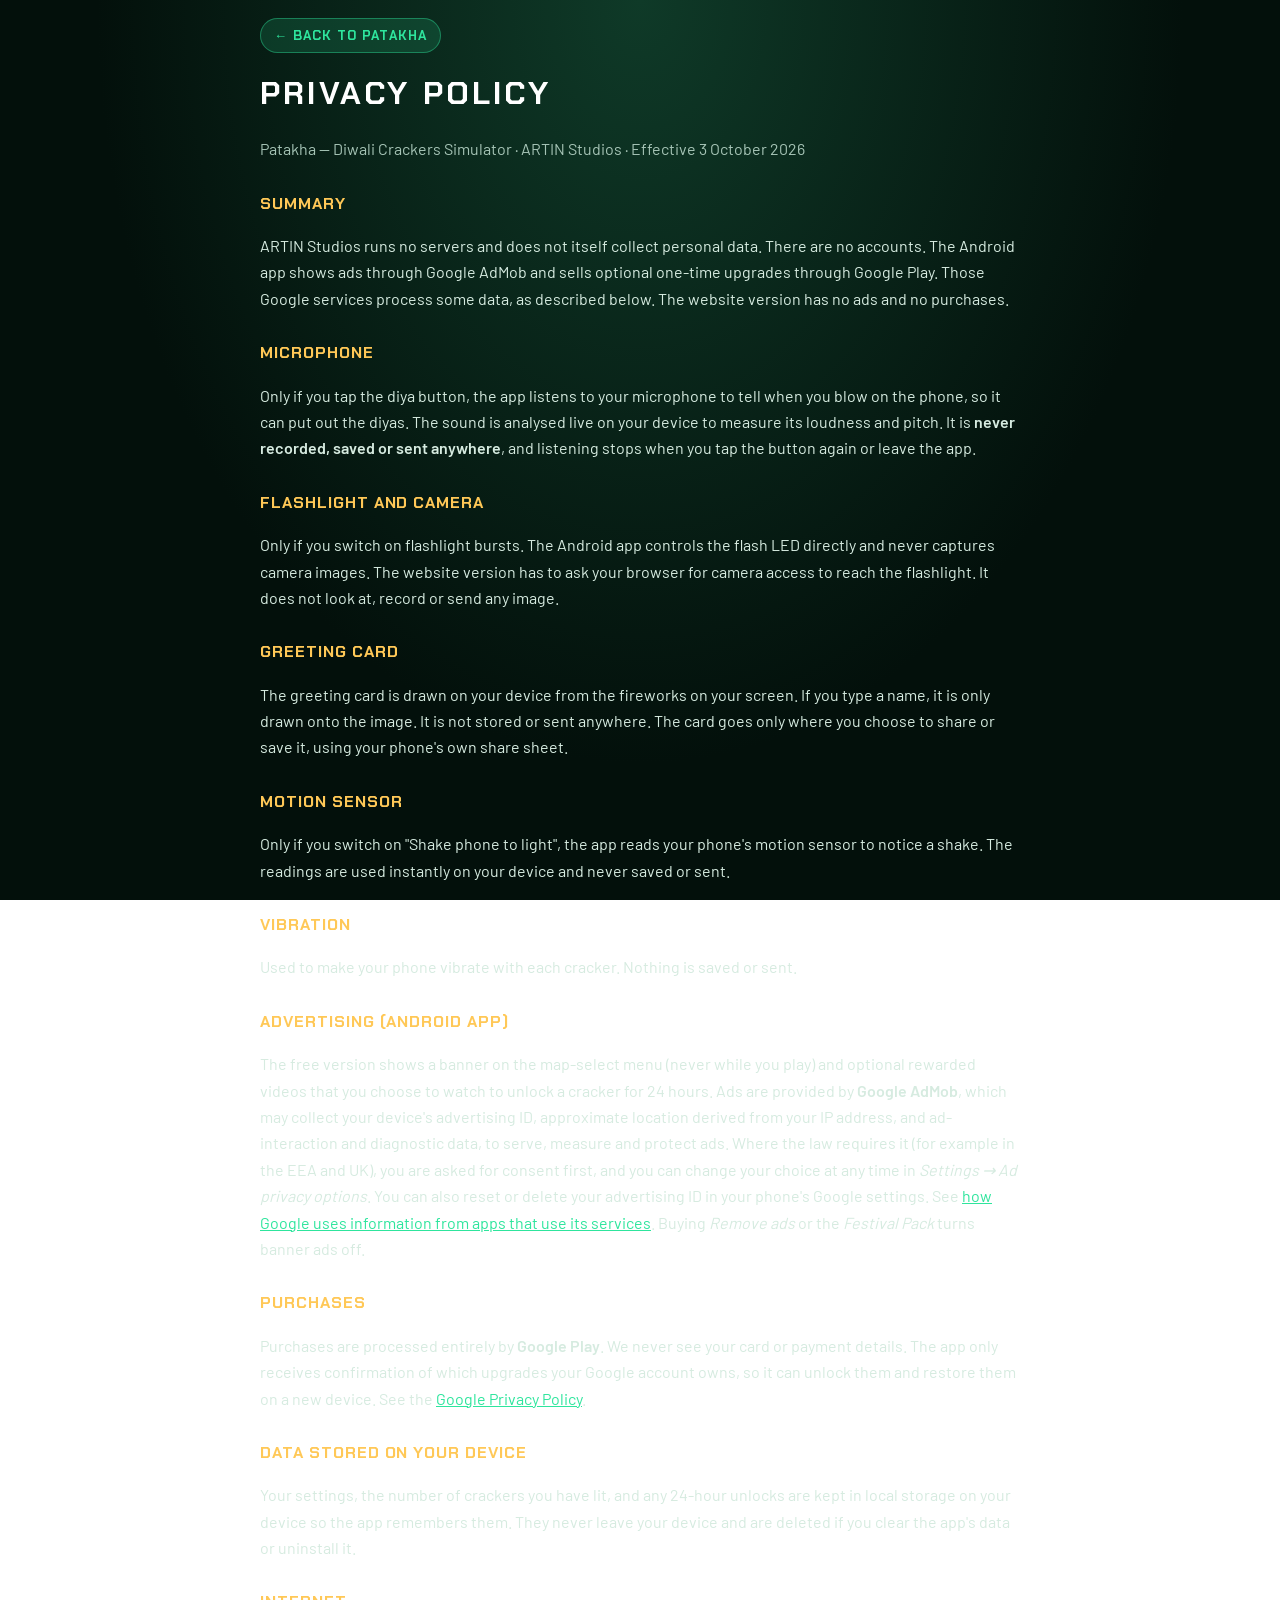
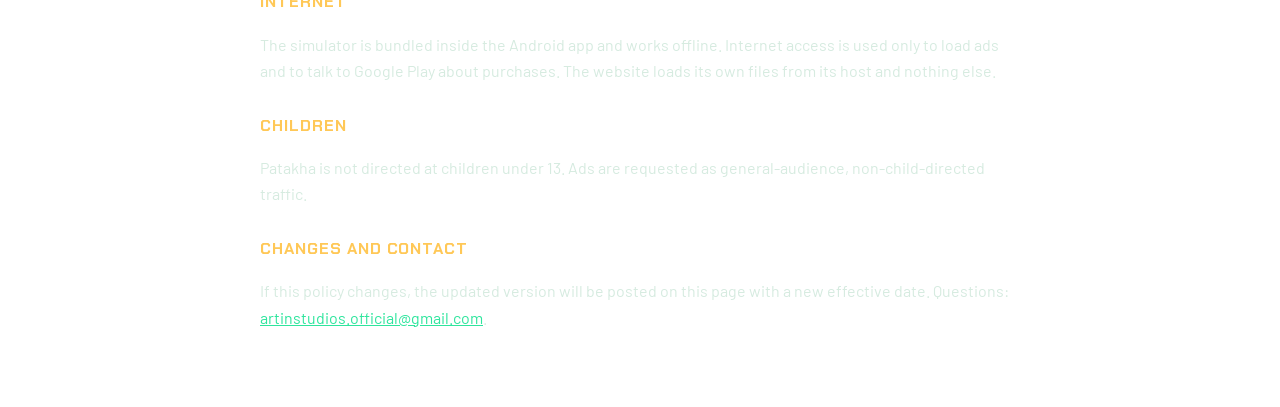
<file: privacy.html>
<!doctype html>
<html lang="en">
<head>
  <meta charset="utf-8" />
  <meta name="viewport" content="width=device-width, initial-scale=1" />
  <title>Privacy Policy — Patakha by ARTIN Studios</title>
  <link rel="stylesheet" href="css/fonts.css" />
  <meta name="theme-color" content="#03100b" />
  <style>
    body { margin: 0; background: radial-gradient(ellipse at 50% 0%, #0f3a28, #03100b 60%) fixed; color: #d6ebe0; font: 16px/1.65 'Barlow', system-ui, sans-serif; }
    main { max-width: 760px; margin: 0 auto; padding: 18px 20px 60px; }
    .back-link { display: inline-flex; align-items: center; gap: 6px; margin-bottom: 14px; padding: 7px 14px; border-radius: 999px; background: rgba(46, 229, 157, 0.14); box-shadow: inset 0 0 0 1px rgba(46, 229, 157, 0.4); color: #2ee59d; font-family: 'Chakra Petch', sans-serif; font-weight: 700; letter-spacing: .08em; text-transform: uppercase; font-size: 13px; text-decoration: none; }
    h1 { font-family: 'Chakra Petch', sans-serif; font-weight: 700; letter-spacing: .1em; text-transform: uppercase; color: #fff; margin: 0 0 4px; }
    h2 { font-family: 'Chakra Petch', sans-serif; color: #ffc857; letter-spacing: .06em; text-transform: uppercase; font-size: 16px; margin: 28px 0 6px; }
    .muted { color: #a6c4b6; } a { color: #2ee59d; }
  </style>
</head>
<body>
<main>
  <a class="back-link" href="index.html" onclick="if (history.length > 1) { history.back(); return false; }">&larr; Back to Patakha</a>
  <h1>Privacy Policy</h1>
  <p class="muted">Patakha — Diwali Crackers Simulator · ARTIN Studios · Effective 3 October 2026</p>

  <h2>Summary</h2>
  <p>ARTIN Studios runs no servers and does not itself collect personal data. There are no accounts. The Android app shows ads through Google AdMob and sells optional one-time upgrades through Google Play. Those Google services process some data, as described below. The website version has no ads and no purchases.</p>

  <h2>Microphone</h2>
  <p>Only if you tap the diya button, the app listens to your microphone to tell when you blow on the phone, so it can put out the diyas. The sound is analysed live on your device to measure its loudness and pitch. It is <b>never recorded, saved or sent anywhere</b>, and listening stops when you tap the button again or leave the app.</p>

  <h2>Flashlight and camera</h2>
  <p>Only if you switch on flashlight bursts. The Android app controls the flash LED directly and never captures camera images. The website version has to ask your browser for camera access to reach the flashlight. It does not look at, record or send any image.</p>

  <h2>Greeting card</h2>
  <p>The greeting card is drawn on your device from the fireworks on your screen. If you type a name, it is only drawn onto the image. It is not stored or sent anywhere. The card goes only where you choose to share or save it, using your phone's own share sheet.</p>

  <h2>Motion sensor</h2>
  <p>Only if you switch on "Shake phone to light", the app reads your phone's motion sensor to notice a shake. The readings are used instantly on your device and never saved or sent.</p>

  <h2>Vibration</h2>
  <p>Used to make your phone vibrate with each cracker. Nothing is saved or sent.</p>

  <h2>Advertising (Android app)</h2>
  <p>The free version shows a banner on the map-select menu (never while you play) and optional rewarded videos that you choose to watch to unlock a cracker for 24 hours. Ads are provided by <b>Google AdMob</b>, which may collect your device's advertising ID, approximate location derived from your IP address, and ad-interaction and diagnostic data, to serve, measure and protect ads. Where the law requires it (for example in the EEA and UK), you are asked for consent first, and you can change your choice at any time in <i>Settings → Ad privacy options</i>. You can also reset or delete your advertising ID in your phone's Google settings. See <a href="https://policies.google.com/technologies/partner-sites">how Google uses information from apps that use its services</a>. Buying <i>Remove ads</i> or the <i>Festival Pack</i> turns banner ads off.</p>

  <h2>Purchases</h2>
  <p>Purchases are processed entirely by <b>Google Play</b>. We never see your card or payment details. The app only receives confirmation of which upgrades your Google account owns, so it can unlock them and restore them on a new device. See the <a href="https://policies.google.com/privacy">Google Privacy Policy</a>.</p>

  <h2>Data stored on your device</h2>
  <p>Your settings, the number of crackers you have lit, and any 24-hour unlocks are kept in local storage on your device so the app remembers them. They never leave your device and are deleted if you clear the app's data or uninstall it.</p>

  <h2>Internet</h2>
  <p>The simulator is bundled inside the Android app and works offline. Internet access is used only to load ads and to talk to Google Play about purchases. The website loads its own files from its host and nothing else.</p>

  <h2>Children</h2>
  <p>Patakha is not directed at children under 13. Ads are requested as general-audience, non-child-directed traffic.</p>

  <h2>Changes and contact</h2>
  <p>If this policy changes, the updated version will be posted on this page with a new effective date. Questions: <a href="mailto:artinstudios.official@gmail.com">artinstudios.official@gmail.com</a>.</p>
</main>
<script>
  // Android back button: return to the game instead of closing the app
  window.artinBack = () => { if (history.length > 1) history.back(); else location.href = 'index.html'; return true; };
</script>
</body>
</html>
</file>
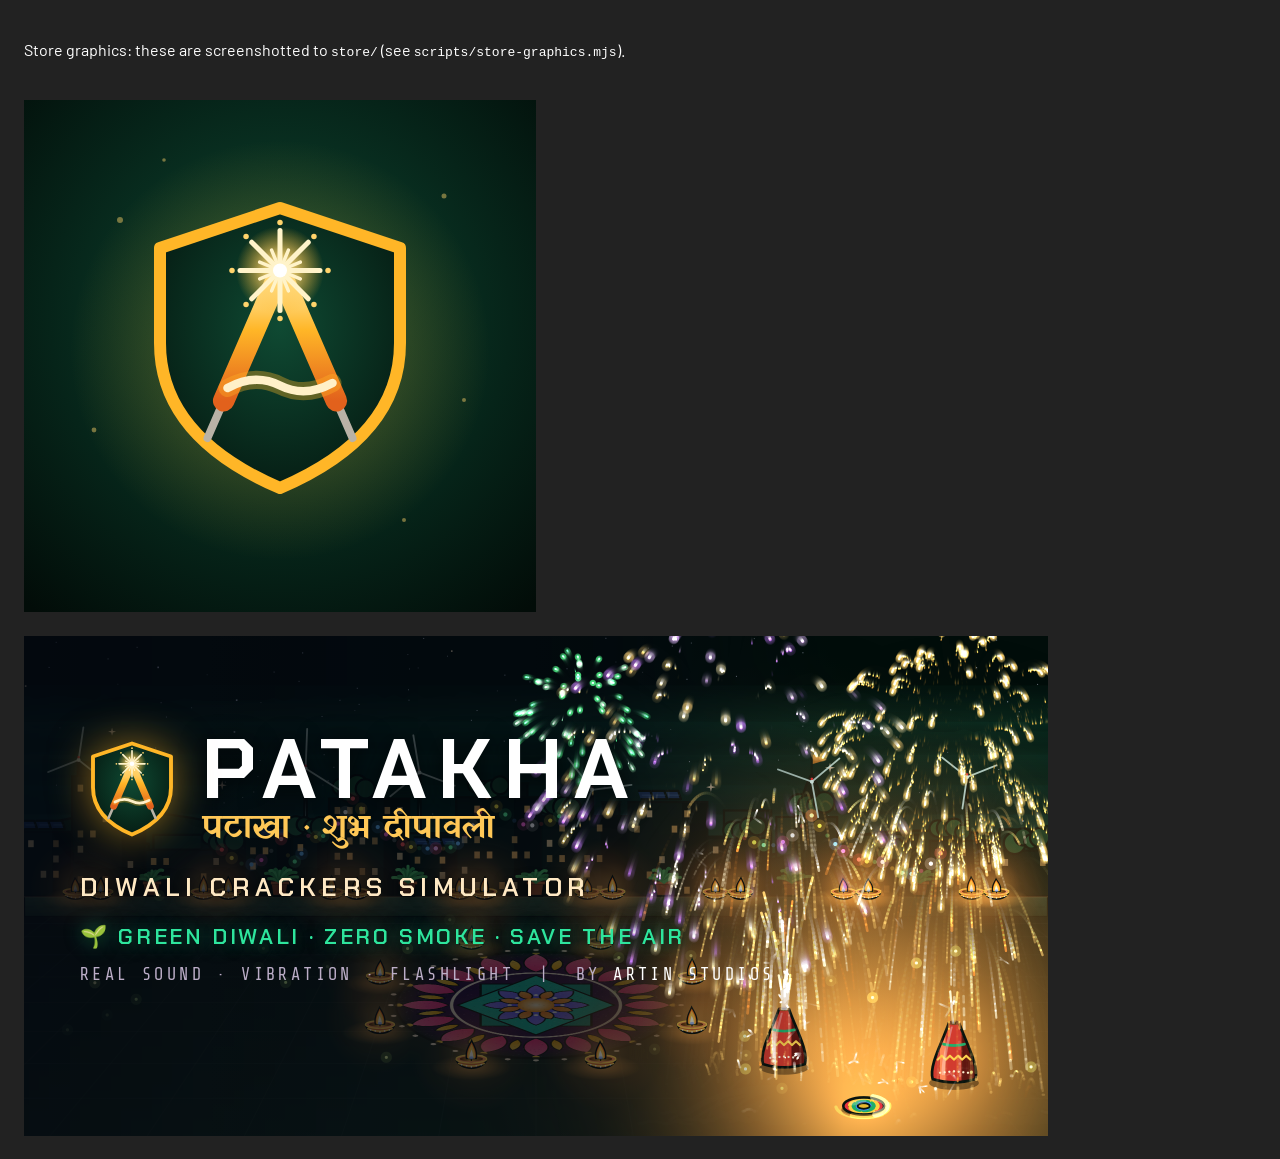
<file: dev/store.html>
<!doctype html>
<html lang="en">
<head>
  <meta charset="utf-8" />
  <title>Patakha store graphics</title>
  <link rel="stylesheet" href="../css/fonts.css" />
  <style>
    body { margin: 0; background: #222; color: #fff; font-family: 'Barlow', sans-serif; display: grid; gap: 24px; padding: 24px; justify-items: start; }
    #icon { width: 512px; height: 512px; display: block; }
    #feature { position: relative; width: 1024px; height: 500px; overflow: hidden; background: #05030b; }
    #feature canvas { position: absolute; inset: 0; width: 1024px; height: 500px; }
    .fg-text { position: absolute; left: 56px; top: 96px; display: grid; gap: 6px; }
    .fg-row { display: flex; align-items: center; gap: 18px; }
    .fg-row svg { width: 104px; height: 104px; filter: drop-shadow(0 0 20px rgba(255,182,39,.55)); }
    .fg-name { font-family: 'Chakra Petch', sans-serif; font-weight: 700; font-size: 84px; letter-spacing: .14em; line-height: .9; text-shadow: 0 4px 24px rgba(0,0,0,.8); }
    .fg-hi { font-family: 'Yatra One', sans-serif; color: #ffc857; font-size: 34px; line-height: 1; margin-top: 4px; }
    .fg-sub { font-family: 'Chakra Petch', sans-serif; font-weight: 600; font-size: 26px; letter-spacing: .2em; text-transform: uppercase; color: #ffe9c4; margin-top: 18px; text-shadow: 0 2px 12px #000; }
    .fg-green { font-family: 'Chakra Petch', sans-serif; font-weight: 600; font-size: 22px; letter-spacing: .12em; text-transform: uppercase; color: #2ee59d; margin-top: 12px; text-shadow: 0 0 18px rgba(46,229,157,.5), 0 2px 8px #000; }
    .fg-by { font-family: 'Share Tech Mono', monospace; font-size: 17px; letter-spacing: .2em; text-transform: uppercase; color: #bcaec8; margin-top: 8px; }
    .fg-by b { color: #fff; font-weight: 400; }
  </style>
</head>
<body>
  <p>Store graphics: these are screenshotted to <code>store/</code> (see <code>scripts/store-graphics.mjs</code>).</p>
  <img id="icon" src="../icons/icon.svg" alt="icon" />
  <div id="feature">
    <canvas id="sky"></canvas><canvas id="props"></canvas><canvas id="fx"></canvas>
    <div class="fg-text">
      <div class="fg-row">
        <svg viewBox="0 0 64 64"><use href="#mark"/></svg>
        <div><div class="fg-name">PATAKHA</div><div class="fg-hi">पटाखा · शुभ दीपावली</div></div>
      </div>
      <div class="fg-sub">Diwali Crackers Simulator</div>
      <div class="fg-green">🌱 Green Diwali · Zero smoke · Save the air</div>
      <div class="fg-by">Real sound · Vibration · Flashlight &nbsp;|&nbsp; by <b>ARTIN Studios</b></div>
    </div>
  </div>
  <svg width="0" height="0" style="position:absolute"><defs>
    <linearGradient id="mk-coat" x1="0" y1="1" x2="0" y2="0"><stop offset="0" stop-color="#e2611c"/><stop offset=".6" stop-color="#ffb627"/><stop offset="1" stop-color="#ffe7a0"/></linearGradient>
      <radialGradient id="mk-glow" cx=".5" cy=".5" r=".5"><stop offset="0" stop-color="#fff6d8"/><stop offset=".35" stop-color="#ffd36b" stop-opacity=".8"/><stop offset="1" stop-color="#ffb627" stop-opacity="0"/></radialGradient>
    <radialGradient id="mk-bg" cx=".5" cy=".42" r=".7"><stop offset="0" stop-color="#0f4a33"/><stop offset="1" stop-color="#04150e"/></radialGradient>
    <symbol id="mark" viewBox="0 0 64 64">
        <path d="M32 4 L56 12 V31 C56 45 46 54 32 60 C18 54 8 45 8 31 V12 Z" fill="url(#mk-bg)"/>
        <path d="M32 4 L56 12 V31 C56 45 46 54 32 60 C18 54 8 45 8 31 V12 Z" fill="none" stroke="#ffb627" stroke-width="2.4" stroke-linejoin="round"/>
        <g><path d="M17.5 50 L20.74 42.56" stroke="#b9b2a6" stroke-width="1.6" stroke-linecap="round"/><path d="M20.74 42.56 L31 19" stroke="url(#mk-coat)" stroke-width="4.3" stroke-linecap="round"/><path d="M46.5 50 L43.26 42.56" stroke="#b9b2a6" stroke-width="1.6" stroke-linecap="round"/><path d="M43.26 42.56 L33 19" stroke="url(#mk-coat)" stroke-width="4.3" stroke-linecap="round"/></g>
        <g><path d="M21.5 40 Q27 37 32 39.5 T42.5 39" fill="none" stroke="#ffb627" stroke-width="3.6" stroke-linecap="round" opacity=".35"/><path d="M21.5 40 Q27 37 32 39.5 T42.5 39" fill="none" stroke="#fff0c8" stroke-width="1.7" stroke-linecap="round"/></g>
        <g><circle cx="32" cy="16.5" r="8.80" fill="url(#mk-glow)"/><path d="M32.00 15.06 L32.00 8.50" stroke="#fff3c9" stroke-width="1" stroke-linecap="round"/><circle cx="32.00" cy="6.90" r=".55" fill="#ffd36b"/><path d="M32.55 15.17 L33.68 12.43" stroke="#fff3c9" stroke-width="0.7" stroke-linecap="round"/><path d="M33.02 15.48 L37.66 10.84" stroke="#fff3c9" stroke-width="1" stroke-linecap="round"/><circle cx="38.79" cy="9.71" r=".55" fill="#ffd36b"/><path d="M33.33 15.95 L36.07 14.82" stroke="#fff3c9" stroke-width="0.7" stroke-linecap="round"/><path d="M33.44 16.50 L40.00 16.50" stroke="#fff3c9" stroke-width="1" stroke-linecap="round"/><circle cx="41.60" cy="16.50" r=".55" fill="#ffd36b"/><path d="M33.33 17.05 L36.07 18.18" stroke="#fff3c9" stroke-width="0.7" stroke-linecap="round"/><path d="M33.02 17.52 L37.66 22.16" stroke="#fff3c9" stroke-width="1" stroke-linecap="round"/><circle cx="38.79" cy="23.29" r=".55" fill="#ffd36b"/><path d="M32.55 17.83 L33.68 20.57" stroke="#fff3c9" stroke-width="0.7" stroke-linecap="round"/><path d="M32.00 17.94 L32.00 24.50" stroke="#fff3c9" stroke-width="1" stroke-linecap="round"/><circle cx="32.00" cy="26.10" r=".55" fill="#ffd36b"/><path d="M31.45 17.83 L30.32 20.57" stroke="#fff3c9" stroke-width="0.7" stroke-linecap="round"/><path d="M30.98 17.52 L26.34 22.16" stroke="#fff3c9" stroke-width="1" stroke-linecap="round"/><circle cx="25.21" cy="23.29" r=".55" fill="#ffd36b"/><path d="M30.67 17.05 L27.93 18.18" stroke="#fff3c9" stroke-width="0.7" stroke-linecap="round"/><path d="M30.56 16.50 L24.00 16.50" stroke="#fff3c9" stroke-width="1" stroke-linecap="round"/><circle cx="22.40" cy="16.50" r=".55" fill="#ffd36b"/><path d="M30.67 15.95 L27.93 14.82" stroke="#fff3c9" stroke-width="0.7" stroke-linecap="round"/><path d="M30.98 15.48 L26.34 10.84" stroke="#fff3c9" stroke-width="1" stroke-linecap="round"/><circle cx="25.21" cy="9.71" r=".55" fill="#ffd36b"/><path d="M31.45 15.17 L30.32 12.43" stroke="#fff3c9" stroke-width="0.7" stroke-linecap="round"/><circle cx="32" cy="16.5" r="1.4" fill="#fff"/></g>
      </symbol>
  </defs></svg>
  <script type="module">
    // Paints a frozen moment of the real scene: the app's own sky, crackers and sparks,
    // stepped frame by frame so the picture always matches the app.
    import { Scene } from './2d/scene.js';
    import { Sparks } from '../js/fx.js';
    import { VISUALS, burst } from './2d/visuals.js';
    import { byId } from '../js/crackers.js';
    import { rng } from '../js/synth.js';
    const W = 1024, H = 500, dpr = 2;
    const scene = new Scene(document.getElementById('sky'), document.getElementById('props'));
    const sparks = new Sparks(document.getElementById('fx'));
    scene.resize(W, H, dpr, 40); sparks.resize(W, H, dpr);
    const st = { scene, sparks, flash() {}, shake() {} };
    const now = performance.now();
    const make = (id, x, y, t) => { const d = byId[id]; return new VISUALS[d.kind](st, d.plan(rng(42 + x)), x, y, now - t * 1000); };
    const anar = make('anar', 760, 430, 4), anar2 = make('anar', 930, 445, 3.2), chakri = make('chakri', 850, 470, 3);
    const list = [anar, anar2, chakri];
    for (let f = 0; f < 120; f++) {
      if (f === 40) burst(st, 700, 120, { type: 'peony', colour: 'violet', colour2: 'gold', size: 0.75 });
      if (f === 60) burst(st, 930, 90, { type: 'willow', colour: 'gold', size: 0.7 });
      if (f === 75) burst(st, 560, 70, { type: 'peony', colour: 'green', size: 0.55 }, { scale: 0.6, alpha: 0.8 });
      for (const v of list) v.update(1 / 60);
      scene.beginFrame(now + f * 16);
      for (const v of list) v.draw(scene.pc);
      sparks.update(1 / 60); sparks.draw(1 / 60);
    }
    // dark veil behind the text
    const c = scene.pc, g = c.createLinearGradient(0, 0, 820, 0);
    g.addColorStop(0, 'rgba(4,8,16,0.82)'); g.addColorStop(0.7, 'rgba(4,8,16,0.6)'); g.addColorStop(1, 'rgba(4,8,16,0)');
    c.globalCompositeOperation = 'source-over'; c.fillStyle = g; c.fillRect(0, 0, 820, H);
    document.body.dataset.ready = '1';
  </script>
</body>
</html>
</file>
<file: css/fonts.css>
/* Self-hosted Google Fonts (SIL Open Font License 1.1) so the app works offline. See fonts/README.md. */
@font-face {
  font-family: 'Barlow';
  font-style: normal;
  font-weight: 400;
  font-display: swap;
  src: url(../fonts/Barlow-400.woff2) format('woff2');
  unicode-range: U+0000-00FF, U+0131, U+0152-0153, U+02BB-02BC, U+02C6, U+02DA, U+02DC, U+0304, U+0308, U+0329, U+2000-206F, U+20AC, U+2122, U+2191, U+2193, U+2212, U+2215, U+FEFF, U+FFFD;
}
@font-face {
  font-family: 'Barlow';
  font-style: normal;
  font-weight: 500;
  font-display: swap;
  src: url(../fonts/Barlow-500.woff2) format('woff2');
  unicode-range: U+0000-00FF, U+0131, U+0152-0153, U+02BB-02BC, U+02C6, U+02DA, U+02DC, U+0304, U+0308, U+0329, U+2000-206F, U+20AC, U+2122, U+2191, U+2193, U+2212, U+2215, U+FEFF, U+FFFD;
}
@font-face {
  font-family: 'Barlow';
  font-style: normal;
  font-weight: 600;
  font-display: swap;
  src: url(../fonts/Barlow-600.woff2) format('woff2');
  unicode-range: U+0000-00FF, U+0131, U+0152-0153, U+02BB-02BC, U+02C6, U+02DA, U+02DC, U+0304, U+0308, U+0329, U+2000-206F, U+20AC, U+2122, U+2191, U+2193, U+2212, U+2215, U+FEFF, U+FFFD;
}
@font-face {
  font-family: 'Chakra Petch';
  font-style: normal;
  font-weight: 600;
  font-display: swap;
  src: url(../fonts/ChakraPetch-600.woff2) format('woff2');
  unicode-range: U+0000-00FF, U+0131, U+0152-0153, U+02BB-02BC, U+02C6, U+02DA, U+02DC, U+0304, U+0308, U+0329, U+2000-206F, U+20AC, U+2122, U+2191, U+2193, U+2212, U+2215, U+FEFF, U+FFFD;
}
@font-face {
  font-family: 'Chakra Petch';
  font-style: normal;
  font-weight: 700;
  font-display: swap;
  src: url(../fonts/ChakraPetch-700.woff2) format('woff2');
  unicode-range: U+0000-00FF, U+0131, U+0152-0153, U+02BB-02BC, U+02C6, U+02DA, U+02DC, U+0304, U+0308, U+0329, U+2000-206F, U+20AC, U+2122, U+2191, U+2193, U+2212, U+2215, U+FEFF, U+FFFD;
}
@font-face {
  font-family: 'Share Tech Mono';
  font-style: normal;
  font-weight: 400;
  font-display: swap;
  src: url(../fonts/ShareTechMono-400.woff2) format('woff2');
  unicode-range: U+0000-00FF, U+0131, U+0152-0153, U+02BB-02BC, U+02C6, U+02DA, U+02DC, U+0304, U+0308, U+0329, U+2000-206F, U+20AC, U+2122, U+2191, U+2193, U+2212, U+2215, U+FEFF, U+FFFD;
}
@font-face {
  font-family: 'Yatra One';
  font-style: normal;
  font-weight: 400;
  font-display: swap;
  src: url(../fonts/YatraOne-deva.woff2) format('woff2');
  unicode-range: U+0900-097F, U+1CD0-1CF9, U+200C-200D, U+20A8, U+20B9, U+20F0, U+25CC, U+A830-A839, U+A8E0-A8FF, U+11B00-11B09;
}
@font-face {
  font-family: 'Yatra One';
  font-style: normal;
  font-weight: 400;
  font-display: swap;
  src: url(../fonts/YatraOne-latin.woff2) format('woff2');
  unicode-range: U+0000-00FF, U+0131, U+0152-0153, U+02BB-02BC, U+02C6, U+02DA, U+02DC, U+0304, U+0308, U+0329, U+2000-206F, U+20AC, U+2122, U+2191, U+2193, U+2212, U+2215, U+FEFF, U+FFFD;
}
</file>
<file: css/app.css>
/* Patakha — ARTIN Studios. Frosted-glass panels with small cut corners.
   Emerald = the green-Diwali highlight (eco, primary actions); gold = festive fire and Hindi. */
:root {
  --bg: #03100b;
  --panel: rgba(8, 30, 22, 0.62);
  --panel-solid: #0b2219;
  --panel-2: #0f2a1f;
  --line: rgba(140, 255, 190, 0.17);
  --text: #effaf3;
  --muted: #a6c4b6;
  --dim: #6b8a7c;
  --acc: #2ee59d;
  --acc-2: #1fbf86;
  --acc-ink: #02160e;
  --acc-soft: rgba(46, 229, 157, 0.14);
  --gold: #ffc857;
  --gold-soft: rgba(255, 200, 87, 0.16);
  --pink: #ff5c8a;
  --green: #2ee59d;
  --glass: blur(14px) saturate(150%);
  --cut: 8px;
  --f-brand: 'Chakra Petch', 'Rajdhani', system-ui, sans-serif;
  --f-ui: 'Barlow', system-ui, -apple-system, 'Segoe UI', sans-serif;
  --f-mono: 'Share Tech Mono', ui-monospace, monospace;
  --f-hi: 'Yatra One', 'Noto Sans Devanagari', 'Nirmala UI', sans-serif;
  --safe-t: env(safe-area-inset-top, 0px);
  --safe-b: env(safe-area-inset-bottom, 0px);
  --safe-l: env(safe-area-inset-left, 0px);
  --safe-r: env(safe-area-inset-right, 0px);
  --tray-h: 112px;
}
* { box-sizing: border-box; -webkit-tap-highlight-color: transparent; }
html, body { margin: 0; height: 100%; background: var(--bg); color: var(--text); font-family: var(--f-ui); overflow: hidden; overscroll-behavior: none; }
body { user-select: none; -webkit-user-select: none; touch-action: none; }
button { font: inherit; color: inherit; cursor: pointer; }
a { color: var(--acc); }
[hidden] { display: none !important; }
:focus-visible { outline: 2px solid var(--acc); outline-offset: 2px; }
.mono { font-family: var(--f-mono); }
.muted { color: var(--muted); }

.cut, .icon-btn, .btn-primary, .btn-ghost, .sheet, .cr, .tally, .mic-pill, .product, .toast {
  clip-path: polygon(var(--cut) 0, 100% 0, 100% calc(100% - var(--cut)), calc(100% - var(--cut)) 100%, 0 100%, 0 var(--cut));
}

/* ============================================================ STAGE */
.stage { position: fixed; inset: 0; overflow: hidden; background: #05030b; }
.stage canvas { position: absolute; inset: 0; width: 100%; height: 100%; display: block; }
.flashes { position: absolute; inset: 0; pointer-events: none; }
.flash { position: absolute; inset: -10%; pointer-events: none; mix-blend-mode: screen; opacity: 0; will-change: opacity; }

/* ============================================================ HUD */
.hud {
  position: fixed; top: 0; left: 0; right: 0; z-index: 10; pointer-events: none;
  display: flex; align-items: center; justify-content: space-between; gap: 10px;
  padding: calc(10px + var(--safe-t)) calc(12px + var(--safe-r)) 10px calc(12px + var(--safe-l));
  background: linear-gradient(180deg, rgba(4, 2, 10, 0.75), transparent);
}
.hud > * { pointer-events: auto; }
.brand { display: flex; align-items: center; gap: 8px; min-width: 0; }
.brand-mark { width: 34px; height: 34px; flex: none; filter: drop-shadow(0 0 8px rgba(255, 182, 39, 0.45)); }
.brand b { display: block; font-family: var(--f-brand); font-weight: 700; letter-spacing: 0.16em; font-size: 16px; line-height: 1; }
.brand small { display: block; font-family: var(--f-mono); font-size: 10px; letter-spacing: 0.08em; color: var(--dim); margin-top: 3px; white-space: nowrap; }
.tally {
  --cut: 7px; display: flex; align-items: center; gap: 6px; padding: 7px 12px; background: var(--panel); box-shadow: inset 0 0 0 1px var(--line);
  font-family: var(--f-mono); font-size: 13px; color: var(--muted); white-space: nowrap;
}
.tally b { color: var(--acc); font-weight: 400; font-size: 15px; }
.tally svg { width: 13px; height: 13px; color: var(--green); }
.tally .sep { color: var(--dim); }
.hud-btns { display: flex; gap: 6px; }
.icon-btn {
  --cut: 8px; width: 42px; height: 42px; display: grid; place-items: center; border: 0; padding: 0;
  background: var(--panel); box-shadow: inset 0 0 0 1px var(--line); color: var(--text); transition: transform 0.1s, color 0.15s, background 0.15s;
}
.icon-btn svg { width: 20px; height: 20px; }
.icon-btn:active { transform: scale(0.93); }
.icon-btn[aria-pressed='true'] { background: var(--acc); color: var(--acc-ink); box-shadow: 0 0 18px rgba(46, 229, 157, 0.45); }
.icon-btn.sm { width: 34px; height: 34px; --cut: 6px; }
.icon-btn.sm svg { width: 16px; height: 16px; }

.mic-pill {
  --cut: 8px; position: fixed; z-index: 9; left: 50%; transform: translateX(-50%); top: calc(64px + var(--safe-t));
  display: flex; align-items: center; gap: 10px; padding: 8px 14px; background: var(--panel); box-shadow: inset 0 0 0 1px var(--line);
  font-size: 13px; color: var(--muted); white-space: nowrap;
}
.meter { display: block; width: 70px; height: 6px; background: #183528; position: relative; overflow: hidden; }
.meter i { position: absolute; inset: 0 auto 0 0; width: 0; background: linear-gradient(90deg, var(--acc), var(--pink)); transition: width 0.08s; }

.hint {
  position: fixed; z-index: 8; left: 50%; transform: translateX(-50%); bottom: calc(var(--tray-h) + 10px);
  font-family: var(--f-mono); font-size: 12px; letter-spacing: 0.12em; text-transform: uppercase; color: #e9dcc9;
  text-shadow: 0 1px 6px #000; pointer-events: none; transition: opacity 0.5s; white-space: nowrap;
}
.hint.fade { opacity: 0; }

/* ============================================================ TRAY */
.tray {
  position: fixed; z-index: 10; left: 0; right: 0; bottom: 0;
  display: flex; gap: 8px; overflow-x: auto; scrollbar-width: none; touch-action: pan-x;
  padding: 10px calc(12px + var(--safe-r)) calc(10px + var(--safe-b)) calc(12px + var(--safe-l));
  background: linear-gradient(0deg, rgba(4, 2, 10, 0.92) 55%, transparent);
}
.tray::-webkit-scrollbar { display: none; }
.cr {
  --cut: 9px; flex: none; width: 84px; height: 92px; position: relative; border: 0; padding: 6px 4px 6px;
  display: grid; grid-template-rows: 1fr auto auto; justify-items: center; gap: 1px;
  background: var(--panel); box-shadow: inset 0 0 0 1px var(--line); transition: transform 0.12s, background 0.15s;
}
.cr svg.art { width: 40px; height: 40px; }
.cr .nm { font-family: var(--f-brand); font-weight: 700; font-size: 11.5px; letter-spacing: 0.05em; text-transform: uppercase; line-height: 1.1; white-space: nowrap; }
.cr .hi { font-family: var(--f-hi); font-size: 12px; color: var(--gold); line-height: 1.2; }
.cr:active { transform: scale(0.95); }
.cr[aria-pressed='true'] { background: linear-gradient(180deg, rgba(255, 200, 87, 0.26), rgba(255, 140, 60, 0.1)); box-shadow: inset 0 0 0 1.5px var(--gold), 0 0 24px rgba(255, 200, 87, 0.3); }
.cr .lock { position: absolute; top: 5px; right: 6px; width: 15px; height: 15px; color: var(--acc); }
.cr .timer { position: absolute; top: 4px; left: 6px; font-family: var(--f-mono); font-size: 9.5px; color: var(--green); }
.cr.locked svg.art { opacity: 0.55; filter: saturate(0.6); }

/* ============================================================ SHEETS */
.sheet-wrap {
  position: fixed; inset: 0; z-index: 30; display: grid; place-items: center; padding: calc(12px + var(--safe-t)) 12px calc(12px + var(--safe-b));
  background: rgba(4, 2, 10, 0.62); backdrop-filter: blur(4px); -webkit-backdrop-filter: blur(4px); animation: fadeIn 0.18s;
}
.sheet {
  --cut: 16px; width: min(520px, 100%); max-height: 100%; overflow-y: auto; padding: 18px 18px 20px; touch-action: pan-y;
  background: linear-gradient(180deg, rgba(14, 44, 32, 0.92), rgba(6, 22, 15, 0.95)); box-shadow: inset 0 0 0 1px var(--line), 0 24px 60px rgba(0, 0, 0, 0.5);
  backdrop-filter: var(--glass); -webkit-backdrop-filter: var(--glass);
  user-select: text; -webkit-user-select: text;
}
.sheet-head { display: flex; align-items: center; justify-content: space-between; margin-bottom: 10px; }
.sheet h3 { margin: 0; font-family: var(--f-brand); font-weight: 700; letter-spacing: 0.14em; text-transform: uppercase; font-size: 18px; }
.sheet h4 { margin: 18px 0 8px; font-family: var(--f-brand); font-weight: 600; letter-spacing: 0.12em; text-transform: uppercase; font-size: 13px; color: var(--acc); display: flex; align-items: center; gap: 8px; }
.sheet h4 svg { width: 15px; height: 15px; color: var(--green); }
.rows { display: grid; gap: 2px; background: var(--line); box-shadow: inset 0 0 0 1px var(--line); }
.row { display: flex; align-items: center; justify-content: space-between; gap: 14px; padding: 12px 14px; background: #0b241a; font-size: 15px; }
.row input[type='range'] { width: 46%; accent-color: var(--acc); }
.sw { appearance: none; -webkit-appearance: none; width: 44px; height: 24px; background: #1c3a2c; position: relative; cursor: pointer; flex: none; margin: 0;
  clip-path: polygon(6px 0, 100% 0, 100% calc(100% - 6px), calc(100% - 6px) 100%, 0 100%, 0 6px); transition: background 0.15s; }
.sw::after { content: ''; position: absolute; top: 4px; left: 4px; width: 16px; height: 16px; background: var(--muted); transition: transform 0.15s, background 0.15s; }
.sw:checked { background: var(--acc-soft); box-shadow: inset 0 0 0 1px var(--acc); }
.sw:checked::after { transform: translateX(20px); background: var(--acc); }
.note { color: var(--muted); font-size: 13px; line-height: 1.5; margin: 10px 2px 0; }
.note:empty { display: none; }
.green p, .green li { color: var(--muted); font-size: 14px; line-height: 1.5; }
.green p { margin: 0 0 4px; }
.green ul { margin: 0; padding-left: 18px; }
.about { display: flex; align-items: center; gap: 12px; margin-top: 20px; padding-top: 14px; border-top: 1px solid var(--line); font-size: 14px; line-height: 1.6; }
.about-mark { width: 40px; height: 40px; flex: none; }

.btn-primary {
  --cut: 10px; display: flex; align-items: center; justify-content: center; gap: 10px; width: 100%; border: 0; padding: 15px 18px; margin-top: 16px;
  background: linear-gradient(135deg, #5cf2b8, var(--acc) 45%, var(--acc-2)); color: var(--acc-ink); box-shadow: 0 8px 26px rgba(46, 229, 157, 0.28);
  font-family: var(--f-brand); font-weight: 700; font-size: 16px; letter-spacing: 0.14em; text-transform: uppercase;
}
.btn-primary svg { width: 16px; height: 16px; }
.btn-primary:active { transform: translateY(1px); }
.btn-primary:disabled { filter: grayscale(0.8) brightness(0.7); cursor: default; }
.btn-ghost {
  --cut: 8px; border: 0; padding: 11px 14px; background: var(--panel-2); box-shadow: inset 0 0 0 1px var(--line);
  font-family: var(--f-brand); font-weight: 600; letter-spacing: 0.1em; text-transform: uppercase; font-size: 13px;
}
.btn-ghost.wide { width: 100%; margin-top: 8px; }
.btn-ghost:disabled { opacity: 0.55; cursor: default; }

.products { display: grid; gap: 8px; }
.product { --cut: 10px; display: grid; grid-template-columns: 1fr auto; align-items: center; gap: 10px; padding: 12px 14px; background: #0b241a; box-shadow: inset 0 0 0 1px var(--line); }
.product.best { box-shadow: inset 0 0 0 1.5px var(--acc); }
.product b { font-family: var(--f-brand); letter-spacing: 0.08em; text-transform: uppercase; font-size: 14px; }
.product p { margin: 3px 0 0; color: var(--muted); font-size: 13px; line-height: 1.4; }
.product .tag-best { font-family: var(--f-mono); font-size: 10px; color: var(--acc-ink); background: var(--acc); padding: 1px 5px; margin-left: 6px; vertical-align: 2px; }
.product .btn-ghost { min-width: 84px; }
.product.owned .btn-ghost { color: var(--green); }
.shop-foot { display: flex; gap: 8px; margin-top: 8px; flex-wrap: wrap; }

.welcome { text-align: left; }
.welcome-mark { width: 56px; height: 56px; filter: drop-shadow(0 0 14px rgba(255, 182, 39, 0.5)); }
.eyebrow { font-family: var(--f-mono); letter-spacing: 0.1em; text-transform: uppercase; font-size: 12px; color: var(--acc); margin: 10px 0 4px; }
.welcome h2 { font-family: var(--f-brand); font-weight: 700; font-size: clamp(26px, 6vw, 34px); line-height: 1.05; margin: 4px 0 10px; text-transform: uppercase; letter-spacing: 0.03em; }
.welcome h2 em { font-style: normal; color: var(--acc); }
.lead { color: #dccfe0; font-size: 15px; line-height: 1.55; margin: 0; }
.feat { list-style: none; margin: 14px 0 0; padding: 0; display: grid; gap: 8px; }
.feat li { display: flex; gap: 10px; align-items: flex-start; font-size: 14px; color: var(--muted); line-height: 1.4; }
.feat svg { width: 18px; height: 18px; color: var(--acc); flex: none; margin-top: 1px; }
.feat b { color: var(--text); font-weight: 600; }
.fine { color: var(--dim); font-size: 12px; margin: 12px 0 0; text-align: center; }

.unlock .un-art { display: grid; place-items: center; height: 110px; background: radial-gradient(ellipse at 50% 70%, rgba(46, 229, 157, 0.16), transparent 65%); }
.unlock .un-art svg { width: 84px; height: 84px; }
.unlock .un-art .hi { font-family: var(--f-hi); color: var(--acc); font-size: 18px; }

.toast {
  --cut: 8px; position: fixed; z-index: 40; left: 50%; bottom: calc(var(--tray-h) + 44px); transform: translate(-50%, 20px); opacity: 0;
  padding: 10px 16px; background: #0f3324; box-shadow: inset 0 0 0 1px var(--acc); font-size: 14px; max-width: min(90vw, 460px); text-align: center;
  transition: opacity 0.2s, transform 0.2s; pointer-events: none;
}
.toast.show { opacity: 1; transform: translate(-50%, 0); }


/* ============================================================ QUICK-ACTION RAIL */
.rail {
  position: fixed; z-index: 10; right: calc(10px + var(--safe-r)); top: calc(70px + var(--safe-t));
  display: grid; gap: 8px;
}
.rail .icon-btn { width: 40px; height: 40px; background: rgba(8, 30, 22, 0.72); }
.rail .icon-btn svg { width: 19px; height: 19px; }
#btnMute[aria-pressed='true'] { background: var(--pink); color: #fff; box-shadow: 0 0 18px rgba(255, 61, 127, 0.5); }
#btnShow[aria-pressed='true'] { animation: pulse 1.2s infinite; }
@keyframes pulse { 50% { box-shadow: 0 0 26px rgba(46, 229, 157, 0.8); } }
.mic-pill.hot { box-shadow: inset 0 0 0 1px var(--acc), 0 0 18px rgba(46, 229, 157, 0.35); color: var(--text); }

/* ============================================================ THEMES */
.themes { display: grid; grid-template-columns: repeat(4, 1fr); gap: 8px; }
.theme {
  --cut: 8px; border: 0; padding: 0 0 7px; background: #0b241a; box-shadow: inset 0 0 0 1px var(--line);
  display: grid; gap: 5px; text-align: center; font-size: 12px; color: var(--muted);
}
.theme i { display: block; height: 46px; }
.theme b { font-family: var(--f-brand); font-weight: 600; letter-spacing: 0.06em; text-transform: uppercase; color: var(--text); font-size: 11px; }
.theme[aria-pressed='true'] { box-shadow: inset 0 0 0 2px var(--acc); }

/* ============================================================ GREETING CARD */
.card-preview { display: block; width: min(100%, 300px); height: auto; aspect-ratio: 4 / 5; margin: 0 auto 10px; box-shadow: 0 0 0 1px var(--line); background: #05030b; }
.card-name input { flex: 1; min-width: 0; background: #06180f; border: 1px solid var(--line); color: var(--text); font: inherit; padding: 8px 10px; user-select: text; -webkit-user-select: text; }
.card-name input:focus { outline: none; border-color: var(--acc); }


/* ============================================================ v0.3 */
button.tally { border: 0; cursor: pointer; }
.tally .co2 b { color: var(--green); font-size: 13px; }
.row small { display: block; color: var(--dim); font-size: 12px; margin-top: 2px; }
.theme-bar {
  position: fixed; z-index: 11; left: 0; right: 0; bottom: var(--tray-h); display: flex; align-items: center; gap: 8px;
  padding: 8px calc(10px + var(--safe-r)) 8px calc(10px + var(--safe-l)); background: rgba(3, 18, 12, 0.92); box-shadow: 0 -1px 0 var(--line);
}
.themes.strip { display: flex; overflow-x: auto; scrollbar-width: none; flex: 1; touch-action: pan-x; }
.themes.strip::-webkit-scrollbar { display: none; }
.themes.strip .theme { flex: none; width: 82px; }
.themes { grid-template-columns: repeat(auto-fill, minmax(78px, 1fr)); }
.seg { --cut: 8px; display: flex; gap: 2px; padding: 3px; margin: 14px 0 10px; background: var(--panel-2); box-shadow: inset 0 0 0 1px var(--line); clip-path: polygon(8px 0, 100% 0, 100% calc(100% - 8px), calc(100% - 8px) 100%, 0 100%, 0 8px); }
.seg button { flex: 1; border: 0; background: none; padding: 9px; font-family: var(--f-brand); font-weight: 600; letter-spacing: 0.08em; text-transform: uppercase; font-size: 12px; color: var(--muted); }
.seg button[aria-pressed='true'] { background: var(--acc-soft); color: var(--acc); box-shadow: inset 0 -2px 0 var(--acc); }
.stats { display: grid; grid-template-columns: 1fr 1fr; gap: 2px; background: var(--line); box-shadow: inset 0 0 0 1px var(--line); }
.stat { background: #0b241a; padding: 12px; }
.stat b { display: block; font-family: var(--f-mono); font-weight: 400; font-size: 24px; color: var(--green); line-height: 1.1; }
.stat span { font-size: 12.5px; color: var(--muted); line-height: 1.35; display: block; margin-top: 4px; }
.impact-notes p { color: #dccfe0; font-size: 14px; line-height: 1.5; margin: 12px 0 0; }
.impact-notes p b { color: var(--green); }
.aqi { display: flex; height: 10px; margin-top: 8px; }
.aqi i { flex: 1; }
.about-diwali details { border-top: 1px solid var(--line); padding: 10px 0; }
.about-diwali summary { cursor: pointer; font-family: var(--f-brand); font-weight: 600; letter-spacing: 0.08em; text-transform: uppercase; font-size: 14px; color: var(--acc); }
.about-diwali li, .about-diwali p { color: #dccfe0; font-size: 14.5px; line-height: 1.55; }
.about-diwali ul { padding-left: 18px; margin: 8px 0 0; }
.about-diwali li { margin-bottom: 6px; }
.days { width: 100%; border-collapse: collapse; font-size: 14px; }
.days td { padding: 6px 8px; border-bottom: 1px solid var(--line); vertical-align: top; color: #dccfe0; }
.days td:first-child { font-family: var(--f-mono); color: var(--acc); white-space: nowrap; }
.countdown { --cut: 10px; background: linear-gradient(90deg, rgba(255,182,39,0.16), rgba(255,61,127,0.1)); padding: 12px 14px; margin-bottom: 12px; font-family: var(--f-brand); letter-spacing: 0.06em; clip-path: polygon(10px 0, 100% 0, 100% calc(100% - 10px), calc(100% - 10px) 100%, 0 100%, 0 10px); }
.countdown b { font-family: var(--f-mono); font-weight: 400; font-size: 26px; color: var(--acc); margin-right: 6px; }
.wide-sheet { width: min(720px, 100%); }
.box-cat h4 { margin-top: 14px; }
.box-grid { display: grid; grid-template-columns: repeat(auto-fill, minmax(140px, 1fr)); gap: 8px; }
.bx { --cut: 9px; position: relative; border: 0; display: grid; grid-template-columns: 44px 1fr; gap: 8px; align-items: center; text-align: left; padding: 8px 30px 8px 8px; background: #0b241a; box-shadow: inset 0 0 0 1px var(--line); clip-path: polygon(9px 0, 100% 0, 100% calc(100% - 9px), calc(100% - 9px) 100%, 0 100%, 0 9px); }
.bx[aria-pressed='true'] { box-shadow: inset 0 0 0 1.5px var(--acc); background: var(--acc-soft); }
.bx svg.art { width: 44px; height: 44px; }
.bx b { display: block; font-family: var(--f-brand); font-size: 13px; letter-spacing: 0.05em; text-transform: uppercase; }
.bx .hi { font-family: var(--f-hi); color: var(--acc); font-size: 13px; }
.bx .lock { position: absolute; top: 6px; right: 26px; width: 13px; height: 13px; color: var(--acc); }
.bx .info { position: absolute; top: 4px; right: 4px; width: 22px; height: 22px; padding: 0; border: 0; background: none; color: var(--muted); }
.bx .info svg { width: 18px; height: 18px; }
.man-art { display: flex; gap: 14px; align-items: center; margin-bottom: 8px; }
.man-art svg { width: 72px; height: 72px; flex: none; }
.man-art .hi { font-family: var(--f-hi); color: var(--acc); font-size: 18px; }
.man-body h4 { margin: 14px 0 4px; }
.man-body p { color: #dccfe0; font-size: 14.5px; line-height: 1.55; margin: 0; }
.tray .cr.box-btn { background: linear-gradient(180deg, rgba(255,182,39,0.18), rgba(19,12,32,0.9)); }
.tray .cr.box-btn svg { width: 30px; height: 30px; color: var(--acc); margin: 6px auto 0; }
.card-styles { display: flex; gap: 6px; overflow-x: auto; scrollbar-width: none; margin-bottom: 10px; }
.card-styles button { --cut: 7px; flex: none; border: 0; padding: 8px 12px; background: #0b241a; box-shadow: inset 0 0 0 1px var(--line); font-family: var(--f-brand); font-weight: 600; font-size: 12px; letter-spacing: 0.06em; text-transform: uppercase; color: var(--muted); clip-path: polygon(7px 0, 100% 0, 100% calc(100% - 7px), calc(100% - 7px) 100%, 0 100%, 0 7px); }
.card-styles button[aria-pressed='true'] { color: var(--acc); box-shadow: inset 0 0 0 1.5px var(--acc); }

/* ============================================================ SPLASH */
.splash {
  position: fixed; inset: 0; z-index: 100; display: grid; place-items: center;
  background: radial-gradient(ellipse at 50% 40%, #145a3e 0%, #07261a 50%, #020c08 100%); transition: opacity 0.25s;
}
.splash.out { opacity: 0; pointer-events: none; }
.splash-in { display: grid; justify-items: center; gap: 4px; }
.splash-mark { width: 104px; height: 104px; margin-bottom: 8px; overflow: visible; filter: drop-shadow(0 0 22px rgba(255, 182, 39, 0.45)); }
.splash .m-shield { stroke-dasharray: 1; stroke-dashoffset: 1; animation: draw 0.3s ease-out forwards; }
.splash .m-a { transform-origin: 32px 50px; transform: scaleY(0); animation: grow 0.22s 0.1s ease-out forwards; }
.splash .m-trail path { stroke-dasharray: 1; stroke-dashoffset: 1; animation: draw 0.2s 0.3s ease-out forwards; }
.splash .m-star { transform-origin: 32px 16.5px; transform: scale(0) rotate(-40deg); opacity: 0; animation: sparkle 0.32s 0.28s cubic-bezier(0.2, 1.6, 0.4, 1) forwards; }
.splash-game { font-family: var(--f-brand); font-weight: 700; font-size: 34px; letter-spacing: 0.32em; margin-right: -0.32em; opacity: 0; animation: rise 0.28s 0.18s ease-out forwards; }
.splash-hi { font-family: var(--f-hi); color: var(--acc); font-size: 18px; opacity: 0; animation: rise 0.28s 0.26s ease-out forwards; }
.splash-studio { font-family: var(--f-mono); font-size: 12px; letter-spacing: 0.2em; text-transform: uppercase; color: var(--dim); margin-top: 6px; opacity: 0; animation: rise 0.28s 0.32s ease-out forwards; }
.splash-studio span { color: var(--muted); }

@keyframes draw { to { stroke-dashoffset: 0; } }
@keyframes pop { to { transform: none; opacity: 1; } }
@keyframes grow { to { transform: none; } }
@keyframes sparkle { to { transform: none; opacity: 1; } }
@keyframes rise { from { opacity: 0; transform: translateY(6px); } to { opacity: 1; transform: none; } }
@keyframes fadeIn { from { opacity: 0; } to { opacity: 1; } }
@media (prefers-reduced-motion: reduce) {
  .splash *, .sheet-wrap { animation-duration: 0.01s !important; animation-delay: 0s !important; }
}

/* ============================================================ COMPACT (landscape phones) */
@media (max-height: 500px) {
  :root { --tray-h: 84px; }
  .hud { padding-top: calc(6px + var(--safe-t)); padding-bottom: 6px; }
  .brand-mark { width: 28px; height: 28px; }
  .icon-btn { width: 36px; height: 36px; }
  .icon-btn svg { width: 17px; height: 17px; }
  .tray { padding-top: 6px; padding-bottom: calc(6px + var(--safe-b)); gap: 6px; }
  .cr { width: 80px; height: 72px; grid-template-rows: 1fr auto; padding: 4px 2px; }
  .cr .nm { font-size: 10.5px; letter-spacing: 0.03em; }
  .cr svg.art { width: 32px; height: 32px; }
  .cr .hi { display: none; }
  .mic-pill { top: calc(50px + var(--safe-t)); }
  .rail { top: calc(50px + var(--safe-t)); gap: 5px; grid-template-rows: repeat(4, auto); grid-auto-flow: column; direction: rtl; }
  .theme-bar { bottom: var(--tray-h); padding-top: 5px; padding-bottom: 5px; }
  .themes.strip .theme { width: 70px; }
  .rail .icon-btn { width: 34px; height: 34px; }
  .rail .icon-btn svg { width: 16px; height: 16px; }
  .themes .theme i { height: 30px; }
  .card-preview { width: min(100%, 200px); }
  .sheet { --cut: 12px; width: min(620px, 100%); padding: 14px 16px 16px; }
  .welcome h2 { font-size: 24px; }
  .welcome .feat { grid-template-columns: 1fr 1fr 1fr; }
  .welcome-mark { display: none; }
}
@media (max-width: 420px) {
  .brand small { display: none; }
  .brand div { display: none; }
  .tally { padding: 6px 9px; font-size: 12px; }
  .tally .smoke-txt { display: none; }
}
@media (max-width: 360px) {
  .brand div { display: none; }
}
@media (min-width: 900px) and (min-height: 600px) {
  .cr { width: 96px; height: 100px; }
  .cr svg.art { width: 46px; height: 46px; }
}

/* ============================================================ v0.4: glass + eco */
.icon-btn, .tally, .cr, .mic-pill, .rail .icon-btn { backdrop-filter: var(--glass); -webkit-backdrop-filter: var(--glass); }
.icon-btn { background: var(--panel); }
.tray { background: linear-gradient(0deg, rgba(2, 14, 9, 0.94) 50%, transparent); }
.cr { background: rgba(10, 34, 24, 0.66); }
.hud { background: linear-gradient(180deg, rgba(2, 14, 9, 0.78), transparent); }
.sheet-wrap { background: rgba(1, 10, 6, 0.55); }
.row, .product, .theme, .stat, .bx { background: rgba(8, 30, 21, 0.8); }
.eyebrow, .sheet h4 { color: var(--acc); }
.welcome h2 em { color: var(--gold); }
.countdown { background: linear-gradient(90deg, rgba(255, 200, 87, 0.16), rgba(46, 229, 157, 0.12)); }
.countdown b, .days td:first-child, .about-diwali summary { color: var(--gold); }
.splash-hi, .fg-hi, .bx .hi, .man-art .hi, .unlock .un-art .hi { color: var(--gold); }
.splash-tag { font-family: var(--f-brand); font-weight: 600; font-size: 13px; letter-spacing: 0.22em; text-transform: uppercase; color: var(--acc); opacity: 0; animation: rise 0.28s 0.36s ease-out forwards; display: flex; align-items: center; gap: 6px; }
.splash-tag svg { width: 13px; height: 13px; }

/* eco meter in the top bar */
.eco {
  --cut: 8px; display: flex; align-items: center; gap: 8px; padding: 5px 12px 5px 6px; border: 0; cursor: pointer;
  background: linear-gradient(90deg, rgba(46, 229, 157, 0.24), rgba(8, 30, 22, 0.72)); box-shadow: inset 0 0 0 1px rgba(46, 229, 157, 0.35);
  backdrop-filter: var(--glass); -webkit-backdrop-filter: var(--glass); color: var(--text); text-align: left;
}
.eco .ring { position: relative; width: 32px; height: 32px; flex: none; }
.eco .ring svg { position: absolute; inset: 0; width: 32px; height: 32px; transform: rotate(-90deg); }
.eco .ring .leaf { position: absolute; inset: 8px; width: 16px; height: 16px; transform: none; color: var(--acc); }
.eco b { display: block; font-family: var(--f-mono); font-weight: 400; font-size: 16px; color: var(--acc); line-height: 1; }
.eco small { display: block; font-size: 10.5px; color: var(--muted); letter-spacing: 0.04em; margin-top: 2px; white-space: nowrap; }
.eco.pulse { animation: ecoPulse 0.6s ease-out; }
@keyframes ecoPulse { 30% { box-shadow: inset 0 0 0 1px var(--acc), 0 0 26px rgba(46, 229, 157, 0.6); } }
.plus {
  position: fixed; z-index: 9; pointer-events: none; font-family: var(--f-mono); font-size: 14px; color: var(--acc);
  text-shadow: 0 0 10px rgba(46, 229, 157, 0.8), 0 1px 3px #000; white-space: nowrap; transform: translate(-50%, 0);
}
.plus svg { width: 11px; height: 11px; vertical-align: -1px; }

/* impact sheet */
.impact-hero { display: grid; grid-template-columns: auto 1fr; gap: 16px; align-items: center; margin: 6px 0 4px; }
.impact-hero .big-ring { position: relative; width: 110px; height: 110px; }
.impact-hero .big-ring svg { width: 110px; height: 110px; transform: rotate(-90deg); }
.impact-hero .big-ring div { position: absolute; inset: 0; display: grid; place-content: center; text-align: center; }
.impact-hero .big-ring b { font-family: var(--f-mono); font-weight: 400; font-size: 24px; color: var(--acc); }
.impact-hero .big-ring span { font-size: 11px; color: var(--muted); }
.impact-hero h4 { margin: 0 0 4px; }
.impact-hero p { margin: 0; color: #d6e6e0; font-size: 14.5px; line-height: 1.5; }
.equiv { display: grid; grid-template-columns: repeat(2, 1fr); gap: 8px; margin-top: 12px; }
.equiv div { --cut: 8px; display: grid; grid-template-columns: 30px 1fr; gap: 8px; align-items: center; padding: 10px; background: rgba(8, 30, 21, 0.8); box-shadow: inset 0 0 0 1px var(--line); clip-path: polygon(8px 0, 100% 0, 100% calc(100% - 8px), calc(100% - 8px) 100%, 0 100%, 0 8px); }
.equiv i { font-style: normal; font-size: 22px; text-align: center; }
.equiv b { display: block; font-family: var(--f-mono); font-weight: 400; color: var(--text); font-size: 17px; }
.equiv span { font-size: 12px; color: var(--muted); line-height: 1.3; }
.badges { display: grid; grid-template-columns: repeat(auto-fill, minmax(96px, 1fr)); gap: 8px; }
.badge { text-align: center; padding: 10px 6px; background: rgba(8, 30, 21, 0.8); box-shadow: inset 0 0 0 1px var(--line); clip-path: polygon(8px 0, 100% 0, 100% calc(100% - 8px), calc(100% - 8px) 100%, 0 100%, 0 8px); }
.badge i { display: block; font-style: normal; font-size: 26px; filter: grayscale(1) opacity(0.35); }
.badge b { display: block; font-family: var(--f-brand); font-size: 11.5px; letter-spacing: 0.04em; text-transform: uppercase; margin-top: 4px; color: var(--dim); }
.badge span { font-size: 11px; color: var(--dim); }
.badge.got { box-shadow: inset 0 0 0 1.5px var(--acc), 0 0 18px rgba(46, 229, 157, 0.2); }
.badge.got i { filter: none; }
.badge.got b { color: var(--acc); }
.milestone {
  position: fixed; z-index: 45; left: 50%; top: 22%; transform: translate(-50%, -10px) scale(0.92); opacity: 0; pointer-events: none;
  padding: 16px 22px; text-align: center; background: linear-gradient(135deg, rgba(10, 52, 36, 0.94), rgba(6, 26, 18, 0.94));
  box-shadow: inset 0 0 0 1.5px var(--acc), 0 0 40px rgba(46, 229, 157, 0.35); backdrop-filter: var(--glass); -webkit-backdrop-filter: var(--glass);
  clip-path: polygon(12px 0, 100% 0, 100% calc(100% - 12px), calc(100% - 12px) 100%, 0 100%, 0 12px); transition: opacity 0.3s, transform 0.3s;
}
.milestone.show { opacity: 1; transform: translate(-50%, 0) scale(1); }
.milestone i { font-style: normal; font-size: 40px; display: block; }
.milestone b { display: block; font-family: var(--f-brand); letter-spacing: 0.1em; text-transform: uppercase; color: var(--acc); font-size: 16px; margin-top: 4px; }
.milestone span { color: #d6e6e0; font-size: 13.5px; }
.theme i { background-size: cover !important; background-position: center 38% !important; }
.theme.thumb i { height: 54px; }
@media (max-height: 500px) {
  .eco { padding: 3px 10px 3px 4px; }
  .eco .ring, .eco .ring svg { width: 26px; height: 26px; }
  .eco .ring .leaf { inset: 6px; width: 14px; height: 14px; }
  .theme.thumb i { height: 34px; }
}
@media (max-width: 420px) { .eco small { display: none; } .eco b { font-size: 14px; } }

/* comic ink outline around cracker icons */
.cr svg.art, .bx svg.art, .man-art svg, .unlock .un-art svg { filter: drop-shadow(1px 0 0 #07120d) drop-shadow(-1px 0 0 #07120d) drop-shadow(0 1px 0 #07120d) drop-shadow(0 -1px 0 #07120d); }

/* variant chips above the tray */
.variant-bar {
  position: fixed; z-index: 10; left: 0; right: 0; bottom: var(--tray-h); display: flex; align-items: center; gap: 6px;
  overflow-x: auto; scrollbar-width: none; touch-action: pan-x; padding: 6px calc(10px + var(--safe-r)) 4px calc(10px + var(--safe-l));
}
.variant-bar::-webkit-scrollbar { display: none; }
.variant-bar .vb-label { flex: none; font-family: var(--f-brand); font-weight: 700; font-size: 11px; letter-spacing: 0.1em; text-transform: uppercase; color: var(--gold); text-shadow: 0 1px 4px #000; }
.variant-bar button {
  flex: none; display: flex; align-items: center; gap: 6px; border: 2px solid #07120d; border-radius: 999px; padding: 5px 11px 5px 6px;
  background: rgba(8, 30, 22, 0.82); color: var(--text); font-family: var(--f-brand); font-weight: 600; font-size: 12px; letter-spacing: 0.04em;
  box-shadow: 2px 2px 0 #07120d; backdrop-filter: var(--glass); -webkit-backdrop-filter: var(--glass);
}
.variant-bar button i { width: 14px; height: 14px; border-radius: 50%; border: 2px solid #07120d; }
.variant-bar button[aria-pressed='true'] { background: var(--gold); color: #1a1205; transform: translateY(-1px); box-shadow: 3px 3px 0 #07120d; }
.hint { bottom: calc(var(--tray-h) + 44px); }
@media (max-height: 500px) { .variant-bar { padding-top: 3px; padding-bottom: 2px; } .variant-bar button { padding: 3px 9px 3px 4px; font-size: 11px; } .hint { display: none; } }

.card-styles.msgs button { border-radius: 999px; clip-path: none; font-family: var(--f-ui); text-transform: none; letter-spacing: 0; font-size: 13px; }
.card-styles.msgs button[aria-pressed='true'] { color: #1a1205; background: var(--gold); box-shadow: none; }
.card-name + .card-name { margin-top: 2px; }

/* ============================================================ v0.8: the 3D game */
.stage canvas#game { position: absolute; inset: 0; width: 100%; height: 100%; display: block; }
.touch { position: absolute; inset: 0; z-index: 1; touch-action: none; }
.game-hud { position: fixed; inset: 0; z-index: 10; pointer-events: none; }
.game-hud button, .game-hud .variant-bar { pointer-events: auto; }
.hud-tl, .hud-tr { position: absolute; top: calc(10px + var(--safe-t)); display: flex; gap: 6px; align-items: center; }
.hud-tl { left: calc(12px + var(--safe-l)); }
.hud-tr { right: calc(12px + var(--safe-r)); }

.cross { position: absolute; left: 50%; top: 50%; width: 22px; height: 22px; transform: translate(-50%, -50%); }
.cross::before, .cross::after { content: ''; position: absolute; background: rgba(255, 255, 255, 0.85); box-shadow: 0 0 2px #000; }
.cross::before { left: 10px; top: 4px; width: 2px; height: 14px; }
.cross::after { top: 10px; left: 4px; height: 2px; width: 14px; }
.cross i { position: absolute; inset: 0; border: 2px solid var(--gold); border-radius: 50%; opacity: 0; transform: scale(0.4); transition: 0.15s; }
.cross.on i { opacity: 1; transform: scale(1.3); }
.target {
  position: absolute; left: 50%; top: calc(50% + 24px); transform: translateX(-50%); padding: 3px 10px; white-space: nowrap;
  font-family: var(--f-brand); font-weight: 600; font-size: 13px; letter-spacing: 0.06em; color: #1a1205; background: var(--gold);
  border: 2px solid #07120d; box-shadow: 2px 2px 0 #07120d;
}

.hud-bl { position: absolute; left: calc(14px + var(--safe-l)); bottom: calc(14px + var(--safe-b)); display: flex; flex-direction: column; gap: 10px; }
.round-btn {
  width: 58px; height: 58px; border-radius: 50%; border: 2px solid #07120d; display: grid; place-items: center; align-content: center; gap: 1px; padding: 0;
  background: rgba(8, 30, 22, 0.72); color: var(--text); box-shadow: 2px 3px 0 #07120d; backdrop-filter: var(--glass); -webkit-backdrop-filter: var(--glass);
}
.round-btn svg { width: 22px; height: 22px; }
.round-btn span { font-family: var(--f-brand); font-weight: 600; font-size: 9.5px; letter-spacing: 0.08em; text-transform: uppercase; }
.round-btn[aria-pressed='true'] { background: var(--gold); color: #1a1205; }
.round-btn:active, .act:active { transform: scale(0.94); }

.joy { position: fixed; z-index: 9; width: 128px; height: 128px; margin: -64px 0 0 -64px; border-radius: 50%; pointer-events: none;
  background: radial-gradient(circle, rgba(255, 255, 255, 0.06) 40%, rgba(255, 255, 255, 0.14) 41%, rgba(255, 255, 255, 0.04) 70%); box-shadow: inset 0 0 0 2px rgba(255, 255, 255, 0.35); }
.joy i { position: absolute; left: 39px; top: 39px; width: 50px; height: 50px; border-radius: 50%; background: rgba(255, 255, 255, 0.55); box-shadow: 0 0 0 2px #07120d, 0 4px 10px rgba(0, 0, 0, 0.4); }

.hud-br { position: absolute; right: calc(14px + var(--safe-r)); bottom: calc(12px + var(--safe-b)); display: grid; grid-template-columns: auto auto; grid-template-rows: auto auto; gap: 8px 10px; align-items: end; justify-items: end; }
.modes { grid-column: 1 / 3; display: flex; gap: 4px; padding: 3px; border-radius: 999px; background: rgba(8, 30, 22, 0.72); border: 2px solid #07120d; box-shadow: 2px 2px 0 #07120d; }
.modes button { border: 0; background: none; padding: 6px 12px; border-radius: 999px; font-family: var(--f-brand); font-weight: 700; font-size: 11.5px; letter-spacing: 0.08em; text-transform: uppercase; color: var(--muted); }
.modes button[aria-pressed='true'] { background: var(--acc); color: var(--acc-ink); }
.act {
  grid-row: 2; grid-column: 2; width: 92px; height: 92px; border-radius: 50%; border: 3px solid #07120d; display: grid; place-items: center; align-content: center; gap: 2px;
  background: radial-gradient(circle at 35% 30%, #5cffbf, var(--acc) 45%, #12a86f); color: var(--acc-ink); box-shadow: 3px 4px 0 #07120d, 0 0 24px rgba(46, 229, 157, 0.35);
}
.act svg { width: 24px; height: 24px; }
.act b { font-family: var(--f-brand); font-weight: 700; font-size: 13px; letter-spacing: 0.06em; text-transform: uppercase; max-width: 82px; line-height: 1.05; text-align: center; }
.act.fire { background: radial-gradient(circle at 35% 30%, #ffe08a, #ffb627 45%, #e2611c); color: #1a0d02; box-shadow: 3px 4px 0 #07120d, 0 0 28px rgba(255, 170, 60, 0.6); animation: actPulse 1s ease-in-out infinite; }
.act.off { filter: grayscale(0.8) brightness(0.6); }
@keyframes actPulse { 50% { box-shadow: 3px 4px 0 #07120d, 0 0 40px rgba(255, 170, 60, 0.9); } }
.cur { grid-row: 2; grid-column: 1; display: flex; flex-direction: column; gap: 8px; align-items: stretch; }
.cur-cr { --cut: 8px; display: flex; align-items: center; gap: 6px; padding: 5px 10px 5px 5px; border: 0; background: var(--panel); box-shadow: inset 0 0 0 1px var(--line); text-align: left; backdrop-filter: var(--glass); -webkit-backdrop-filter: var(--glass); }
.cur-cr svg.art { width: 34px; height: 34px; flex: none; filter: drop-shadow(1px 0 0 #07120d) drop-shadow(-1px 0 0 #07120d) drop-shadow(0 1px 0 #07120d) drop-shadow(0 -1px 0 #07120d); }
.cur-cr b { display: block; font-family: var(--f-brand); font-size: 13px; letter-spacing: 0.04em; }
.cur-cr small { display: block; font-size: 11px; color: var(--gold); }
.cur-cr.locked { opacity: 0.7; }
.shop-btn { width: auto; height: 34px; display: flex; gap: 6px; padding: 0 12px; justify-content: center; font-family: var(--f-brand); font-weight: 700; font-size: 12px; letter-spacing: 0.1em; text-transform: uppercase; color: var(--gold); }
.shop-btn svg { width: 15px; height: 15px; }
.game-hud .variant-bar { left: 50%; right: auto; transform: translateX(-50%); max-width: calc(100% - 300px); bottom: calc(16px + var(--safe-b)); }
.hint { bottom: calc(22px + var(--safe-b)); max-width: calc(100% - 320px); white-space: normal; text-align: center; z-index: 11; }
.mic-pill { top: calc(60px + var(--safe-t)); }
.fps { position: fixed; z-index: 12; left: 50%; top: calc(6px + var(--safe-t)); transform: translateX(-50%); font-size: 11px; color: #9fe; text-shadow: 0 1px 3px #000; pointer-events: none; }

/* home: map select */
.home { position: fixed; inset: 0; z-index: 20; display: grid; place-items: center; padding: calc(10px + var(--safe-t)) calc(14px + var(--safe-r)) calc(10px + var(--safe-b)) calc(14px + var(--safe-l));
  background: linear-gradient(90deg, rgba(2, 14, 9, 0.88), rgba(2, 14, 9, 0.35) 70%, rgba(2, 14, 9, 0.15)); overflow-y: auto; }
.home-in { width: min(860px, 100%); display: grid; gap: 12px; }
.home-head { display: flex; align-items: center; gap: 10px; }
.home-mark { width: 48px; height: 48px; filter: drop-shadow(0 0 10px rgba(255, 182, 39, 0.5)); }
.home-head b { display: block; font-family: var(--f-brand); font-weight: 700; letter-spacing: 0.2em; font-size: 26px; line-height: 1; text-shadow: 3px 3px 0 #07120d; }
.home-head small { display: block; color: var(--acc); font-size: 12px; margin-top: 4px; font-family: var(--f-mono); letter-spacing: 0.06em; }
.home-btns { margin-left: auto; display: flex; gap: 6px; }
.home h2 { margin: 2px 0 0; font-family: var(--f-brand); font-weight: 700; letter-spacing: 0.16em; text-transform: uppercase; font-size: 15px; color: var(--gold); }
.maps { display: grid; grid-template-columns: repeat(4, 1fr); gap: 10px; }
.map { --cut: 10px; padding: 6px 6px 8px; border: 0; background: var(--panel); box-shadow: inset 0 0 0 1px var(--line); display: grid; gap: 3px; text-align: left; backdrop-filter: var(--glass); -webkit-backdrop-filter: var(--glass); }
.map .thumb { display: block; aspect-ratio: 16 / 9; background: #0b1a14; overflow: hidden; }
.map .thumb img { width: 100%; height: 100%; object-fit: cover; display: block; }
.map b { font-family: var(--f-brand); font-weight: 700; font-size: 13px; letter-spacing: 0.05em; }
.map .hi { font-family: var(--f-hi); font-size: 12px; color: var(--gold); }
.map[aria-pressed='true'] { box-shadow: inset 0 0 0 2px var(--acc), 0 0 20px rgba(46, 229, 157, 0.35); background: rgba(14, 60, 40, 0.75); }
.home-foot { display: flex; align-items: center; gap: 14px; justify-content: space-between; }
.home-tip { margin: 0; font-size: 13px; color: var(--muted); max-width: 460px; }
.home-tip svg { width: 13px; height: 13px; color: var(--acc); vertical-align: -2px; }
.start { width: auto; padding: 12px 34px; font-size: 17px; letter-spacing: 0.2em; }

.rotate { position: fixed; inset: 0; z-index: 40; display: grid; place-content: center; justify-items: center; gap: 8px; background: rgba(2, 14, 9, 0.96); color: var(--text); text-align: center; }
.rotate svg { width: 72px; height: 72px; color: var(--acc); animation: tilt 1.6s ease-in-out infinite; }
.rotate b { font-family: var(--f-brand); letter-spacing: 0.1em; text-transform: uppercase; }
.rotate span { color: var(--muted); font-size: 14px; }
@keyframes tilt { 50% { transform: rotate(-90deg); } }

/* settings tabs */
.tabs { display: flex; gap: 2px; margin: 4px 0 8px; border-bottom: 1px solid var(--line); }
.tabs button { flex: 1; border: 0; background: none; padding: 9px 4px; font-family: var(--f-brand); font-weight: 700; font-size: 12px; letter-spacing: 0.1em; text-transform: uppercase; color: var(--muted); }
.tabs button[aria-selected='true'] { color: var(--acc); box-shadow: inset 0 -3px 0 var(--acc); }
.seg.sm { margin: 0; min-width: 210px; }
.seg.sm button { padding: 6px 8px; font-size: 11px; }

@media (max-height: 500px) {
  .round-btn { width: 50px; height: 50px; }
  .act { width: 80px; height: 80px; }
  .hud-tr, .hud-tl { top: calc(6px + var(--safe-t)); }
  .hint { display: block; font-size: 11px; }
  .home-head b { font-size: 20px; }
  .home-mark { width: 38px; height: 38px; }
  .home-in { gap: 8px; }
  .maps { gap: 8px; }
  .start { padding: 10px 26px; }
}
@media (max-width: 640px) {
  .maps { grid-template-columns: repeat(2, 1fr); }
  .home-foot { flex-direction: column; align-items: stretch; }
  .hud-tr .icon-btn { width: 34px; height: 34px; }
}
/* badges slide in at the top so they don't hide the crosshair */
.milestone { top: calc(54px + var(--safe-t)); display: grid; grid-template-columns: auto auto; column-gap: 12px; align-items: center; text-align: left; padding: 10px 18px; max-width: min(520px, calc(100% - 40px)); }
.milestone i { font-size: 30px; grid-row: 1 / 3; }
.milestone b { margin-top: 0; }
.milestone span { font-size: 12.5px; }
@media (max-height: 500px) { .round-btn span { font-size: 8.5px; letter-spacing: 0.03em; } }

/* ============================================================ v0.9: easy controls, tutorial, reward, consent */
/* the joystick is always drawn bottom-left, like most mobile shooters */
.joy { position: absolute; left: calc(26px + var(--safe-l)); bottom: calc(22px + var(--safe-b)); top: auto; margin: 0; width: 132px; height: 132px; display: block !important;
  background: radial-gradient(circle, rgba(7, 18, 13, 0.25) 0 60%, rgba(7, 18, 13, 0.45) 61%); box-shadow: inset 0 0 0 2px rgba(255, 255, 255, 0.55), 0 2px 0 #07120d; opacity: 0.8; transition: opacity 0.2s; }
.joy.on { opacity: 1; }
.joy i { left: 41px; top: 41px; width: 50px; height: 50px; background: #fff; transition: transform 0.06s; }
.joy:not(.on) i { transition: transform 0.18s ease-out; }
.joy .ar { position: absolute; width: 0; height: 0; border: 7px solid transparent; }
.joy .ar.u { left: 59px; top: 8px; border-bottom-color: #fff; border-top-width: 0; }
.joy .ar.d { left: 59px; bottom: 8px; border-top-color: #fff; border-bottom-width: 0; }
.joy .ar.l { top: 59px; left: 8px; border-right-color: #fff; border-left-width: 0; }
.joy .ar.r { top: 59px; right: 8px; border-left-color: #fff; border-right-width: 0; }
/* lighter and torch move up, out of the joystick's way */
.hud-bl { bottom: auto; top: calc(64px + var(--safe-t)); flex-direction: row; }
@media (max-height: 500px) {
  .joy { width: 116px; height: 116px; left: calc(22px + var(--safe-l)); bottom: calc(14px + var(--safe-b)); }
  .joy i { left: 35px; top: 35px; width: 46px; height: 46px; }
  .joy .ar.u, .joy .ar.d { left: 51px; } .joy .ar.l, .joy .ar.r { top: 51px; }
  .hud-bl { top: calc(54px + var(--safe-t)); gap: 8px; }
  .round-btn { width: 46px; height: 46px; }
  .round-btn svg { width: 18px; height: 18px; }
}

/* tutorial: dim the half you are not meant to touch, a hand shows what to do */
.tut { position: fixed; inset: 0; z-index: 25; pointer-events: none; }
.tut-shade { position: absolute; inset: 0; }
.tut-shade.left { background: linear-gradient(90deg, transparent 0 42%, rgba(2, 10, 7, 0.62) 42%); }
.tut-shade.right { background: linear-gradient(90deg, rgba(2, 10, 7, 0.62) 0 42%, transparent 42%); }
.tut-text { position: absolute; left: 0; right: 0; top: calc(52px + var(--safe-t)); padding: 10px 16px; text-align: center; background: rgba(4, 22, 15, 0.82);
  font-family: var(--f-brand); font-weight: 700; font-size: 20px; letter-spacing: 0.03em; color: var(--gold); text-shadow: 2px 2px 0 #07120d; }
.tut-ring { position: absolute; border-radius: 50%; box-shadow: 0 0 0 4px var(--gold), 0 0 0 2000px rgba(2, 10, 7, 0.5); animation: ringPulse 1s ease-in-out infinite; }
@keyframes ringPulse { 50% { box-shadow: 0 0 0 8px var(--gold), 0 0 0 2000px rgba(2, 10, 7, 0.5); } }
.tut-hand { position: absolute; width: 56px; height: 56px; margin: -6px 0 0 -18px; filter: drop-shadow(0 3px 4px rgba(0, 0, 0, 0.5)); }
.tut-hand.slide { animation: handSlide 1.4s ease-in-out infinite; }
.tut-hand.tap { animation: handTap 0.9s ease-in-out infinite; }
@keyframes handSlide { 0%, 100% { transform: translate(-26px, 0); } 50% { transform: translate(30px, -18px); } }
@keyframes handTap { 50% { transform: translate(4px, 8px) scale(0.92); } }
.tut-skip { position: absolute; right: calc(14px + var(--safe-r)); top: calc(110px + var(--safe-t)); pointer-events: auto; border: 2px solid rgba(255, 255, 255, 0.5); background: rgba(4, 22, 15, 0.7);
  color: var(--text); border-radius: 999px; padding: 6px 16px; font-family: var(--f-brand); font-weight: 700; letter-spacing: 0.1em; text-transform: uppercase; font-size: 12px; }
@media (max-height: 500px) { .tut-text { font-size: 16px; top: calc(46px + var(--safe-t)); padding: 7px 12px; } .tut-skip { top: calc(92px + var(--safe-t)); } }

/* reward pop-up */
.reward-wrap { position: fixed; inset: 0; z-index: 35; display: grid; place-items: center; padding: 14px; background: rgba(2, 10, 7, 0.6); animation: fadeIn 0.2s; }
.reward { --cut: 14px; width: min(640px, 100%); display: grid; grid-template-columns: 0.8fr 1.2fr; gap: 16px; align-items: center; padding: 16px 20px;
  background: linear-gradient(135deg, #0e3a2a, #06160f); box-shadow: inset 0 0 0 3px var(--gold), 0 20px 50px rgba(0, 0, 0, 0.55); animation: popIn 0.35s cubic-bezier(0.2, 1.5, 0.4, 1); }
@keyframes popIn { from { transform: scale(0.7); opacity: 0; } }
.reward-art { display: grid; place-items: center; background: radial-gradient(circle, rgba(255, 200, 87, 0.45), transparent 70%); aspect-ratio: 1; }
.reward-art svg { width: 70%; height: 70%; filter: drop-shadow(0 0 18px rgba(255, 182, 39, 0.6)); animation: spinIn 0.8s ease-out; }
@keyframes spinIn { from { transform: rotate(-30deg) scale(0.5); } }
.reward h3 { margin: 0; font-family: var(--f-brand); font-weight: 700; font-size: 26px; letter-spacing: 0.04em; text-transform: uppercase; color: var(--gold); text-shadow: 2px 2px 0 #07120d; }
.reward p { margin: 4px 0 10px; color: var(--muted); font-size: 14px; }
.reward-items { display: flex; gap: 8px; flex-wrap: wrap; margin-bottom: 12px; }
.rew-item { flex: 1; min-width: 100px; display: grid; justify-items: center; gap: 2px; padding: 8px 6px; border: 2px solid var(--gold); border-radius: 10px; background: rgba(255, 255, 255, 0.06); text-align: center; }
.rew-item i { font-style: normal; font-size: 30px; }
.rew-item b { font-family: var(--f-brand); font-size: 13px; }
.rew-item small { color: var(--gold); font-size: 11px; }
.btn-gold { width: 100%; border: 0; padding: 11px; border-radius: 6px; background: var(--gold); color: #3a2205; font-family: var(--f-brand); font-weight: 700; font-size: 18px; letter-spacing: 0.08em; text-transform: uppercase; box-shadow: 0 3px 0 #a8741a; }
.btn-gold:active { transform: translateY(2px); box-shadow: 0 1px 0 #a8741a; }

/* first-launch privacy card */
.consent { position: fixed; inset: 0; z-index: 50; display: grid; place-items: center; padding: 14px; background: radial-gradient(ellipse at 50% 80%, #2a1446, #07051a 70%); }
.consent-card { width: min(560px, 100%); max-height: 100%; overflow-y: auto; padding: 20px 24px; border-radius: 16px; background: #fbfaf6; color: #1b1b1b; text-align: center; box-shadow: 0 20px 60px rgba(0, 0, 0, 0.5); user-select: text; }
.consent-mark { width: 64px; height: 64px; }
.consent-card h3 { margin: 6px 0; font-family: var(--f-brand); font-size: 22px; }
.consent-card p { margin: 0 0 14px; color: #555; font-size: 14.5px; line-height: 1.45; }
.consent-foot { display: flex; align-items: center; justify-content: space-between; gap: 14px; }
.consent-foot a { color: #1660d0; font-weight: 600; }
.consent-foot .btn-primary { width: auto; padding: 11px 36px; }
@media (max-height: 500px) { .consent-mark { width: 44px; height: 44px; } .consent-card { padding: 14px 18px; } .consent-card p { font-size: 13px; } .reward-art { max-height: 46vh; } }
/* splash: a Diwali-night poster behind the title */
.splash { overflow: hidden; }
.splash-art { position: absolute; inset: 0; width: 100%; height: 100%; }
.splash-in { position: relative; transform: translateY(-14%); }
.splash-game { font-size: clamp(44px, 11vw, 96px); letter-spacing: 0.14em; margin-right: -0.14em; color: #fff4e6; text-shadow: 4px 4px 0 #0b0414; }
.splash-hi { font-size: clamp(20px, 4vw, 34px); text-shadow: 2px 2px 0 #0b0414; }
.splash-mark { width: 70px; height: 70px; }
.splash-studio { color: #ffe2b0; }
.sp-burst { transform-box: fill-box; transform-origin: center; animation: spBurst 1.6s ease-out infinite; }
.sp-burst:nth-of-type(2) { animation-delay: 0.4s; } .sp-burst:nth-of-type(3) { animation-delay: 0.8s; } .sp-burst:nth-of-type(4) { animation-delay: 1.1s; }
@keyframes spBurst { 0% { transform: scale(0.3); opacity: 0; } 20% { opacity: 1; } 100% { transform: scale(1.1); opacity: 0; } }
.sp-spark { transform-box: fill-box; transform-origin: center; animation: spSpark 0.25s steps(2) infinite; }
@keyframes spSpark { 50% { transform: rotate(20deg) scale(1.15); } }
/* lighter and torch sit on the right, under the top buttons; the tutorial text is a pill */
.hud-bl { left: auto; right: calc(14px + var(--safe-r)); top: calc(64px + var(--safe-t)); }
.tut-text { left: 50%; right: auto; transform: translateX(-50%); top: 20%; width: max-content; max-width: calc(100% - 340px); border-radius: 12px; border: 2px solid #07120d; }
.tut-skip { top: auto; right: auto; left: 50%; transform: translateX(-50%); bottom: calc(14px + var(--safe-b)); }
@media (max-height: 500px) { .hud-bl { top: calc(50px + var(--safe-t)); } .tut-text { top: 18%; } .tut-skip { top: auto; } }
@media (max-width: 640px) { .tut-text { max-width: calc(100% - 40px); } }

/* ============================================================ v0.10: readable text, show, privacy */
/* text over busy art always gets a dark ink outline and a soft backing, so it stays readable */
.splash-game, .splash-hi, .splash-tag, .splash-studio {
  text-shadow: 3px 3px 0 #0b0414, -1px -1px 0 #0b0414, 1px -1px 0 #0b0414, -1px 1px 0 #0b0414, 0 0 18px rgba(11, 4, 20, 0.9);
}
.splash-hi { color: #ffe08a; }
.splash-tag { color: #7dffc4; padding: 4px 12px; border-radius: 999px; background: rgba(11, 4, 20, 0.55); }
.splash-studio { color: #fff4e6; padding: 3px 10px; border-radius: 999px; background: rgba(11, 4, 20, 0.55); }
.splash-art circle[fill="url(#sp-glow)"] { opacity: 0.7; }
.home { background: linear-gradient(90deg, rgba(2, 14, 9, 0.94), rgba(2, 14, 9, 0.7) 60%, rgba(2, 14, 9, 0.45)); }
.home-head small { color: #7dffc4; text-shadow: 0 1px 3px #000; }
.home-tip { color: #d6ebe0; text-shadow: 0 1px 3px #000; }
.home h2 { text-shadow: 2px 2px 0 #07120d; }
.hint { padding: 5px 12px; border-radius: 999px; background: rgba(2, 14, 9, 0.6); color: #fff4e6; }
.toast { color: #fff; }
@media (max-width: 640px) { .home { background: rgba(2, 14, 9, 0.88); } }

/* one action button: the grid no longer has a mode row */
.hud-br { grid-template-rows: auto; }

/* wait and watch */
.watch-opts { display: grid; grid-template-columns: repeat(3, 1fr); gap: 10px; margin: 6px 0 8px; }
.watch-opt { display: grid; justify-items: center; padding: 14px 6px; border: 2px solid var(--gold); border-radius: 12px; background: rgba(255, 200, 87, 0.1); color: var(--text); }
.watch-opt b { font-family: var(--f-brand); font-size: 34px; line-height: 1; color: var(--gold); }
.watch-opt span { font-size: 13px; color: var(--muted); text-transform: uppercase; letter-spacing: 0.1em; }
.watch-opt:active { transform: scale(0.96); background: rgba(255, 200, 87, 0.22); }
.show-pill { position: absolute; left: 50%; top: calc(10px + var(--safe-t)); transform: translateX(-50%); display: flex; align-items: center; gap: 6px; padding: 6px 14px; border-radius: 999px;
  border: 2px solid #07120d; background: var(--gold); color: #1a1205; font-family: var(--f-brand); font-weight: 700; font-size: 13px; letter-spacing: 0.06em; box-shadow: 2px 2px 0 #07120d; }
.show-pill svg { width: 14px; height: 14px; }
.show-pill span { text-decoration: underline; }

/* privacy in the app's own colours, with a real back button */
#privacy { z-index: 60; }
.privacy-sheet { width: min(720px, 100%); height: 100%; display: flex; flex-direction: column; }
.privacy-sheet .sheet-head { position: sticky; top: -18px; z-index: 1; margin: -18px -18px 8px; padding: 12px 18px; background: #0b2219; box-shadow: 0 1px 0 var(--line); }
.back-btn { display: inline-flex; align-items: center; gap: 4px; border: 0; padding: 6px 12px 6px 6px; border-radius: 999px; background: var(--acc-soft); color: var(--acc); font-family: var(--f-brand); font-weight: 700; font-size: 13px; letter-spacing: 0.08em; text-transform: uppercase; }
.back-btn svg { width: 18px; height: 18px; }
.privacy-body { color: #d6ebe0; font-size: 14.5px; line-height: 1.6; }
.privacy-body h2 { font-family: var(--f-brand); color: var(--gold); letter-spacing: 0.06em; text-transform: uppercase; font-size: 14px; margin: 18px 0 4px; }
.privacy-body .muted { color: var(--muted); }
</file>
